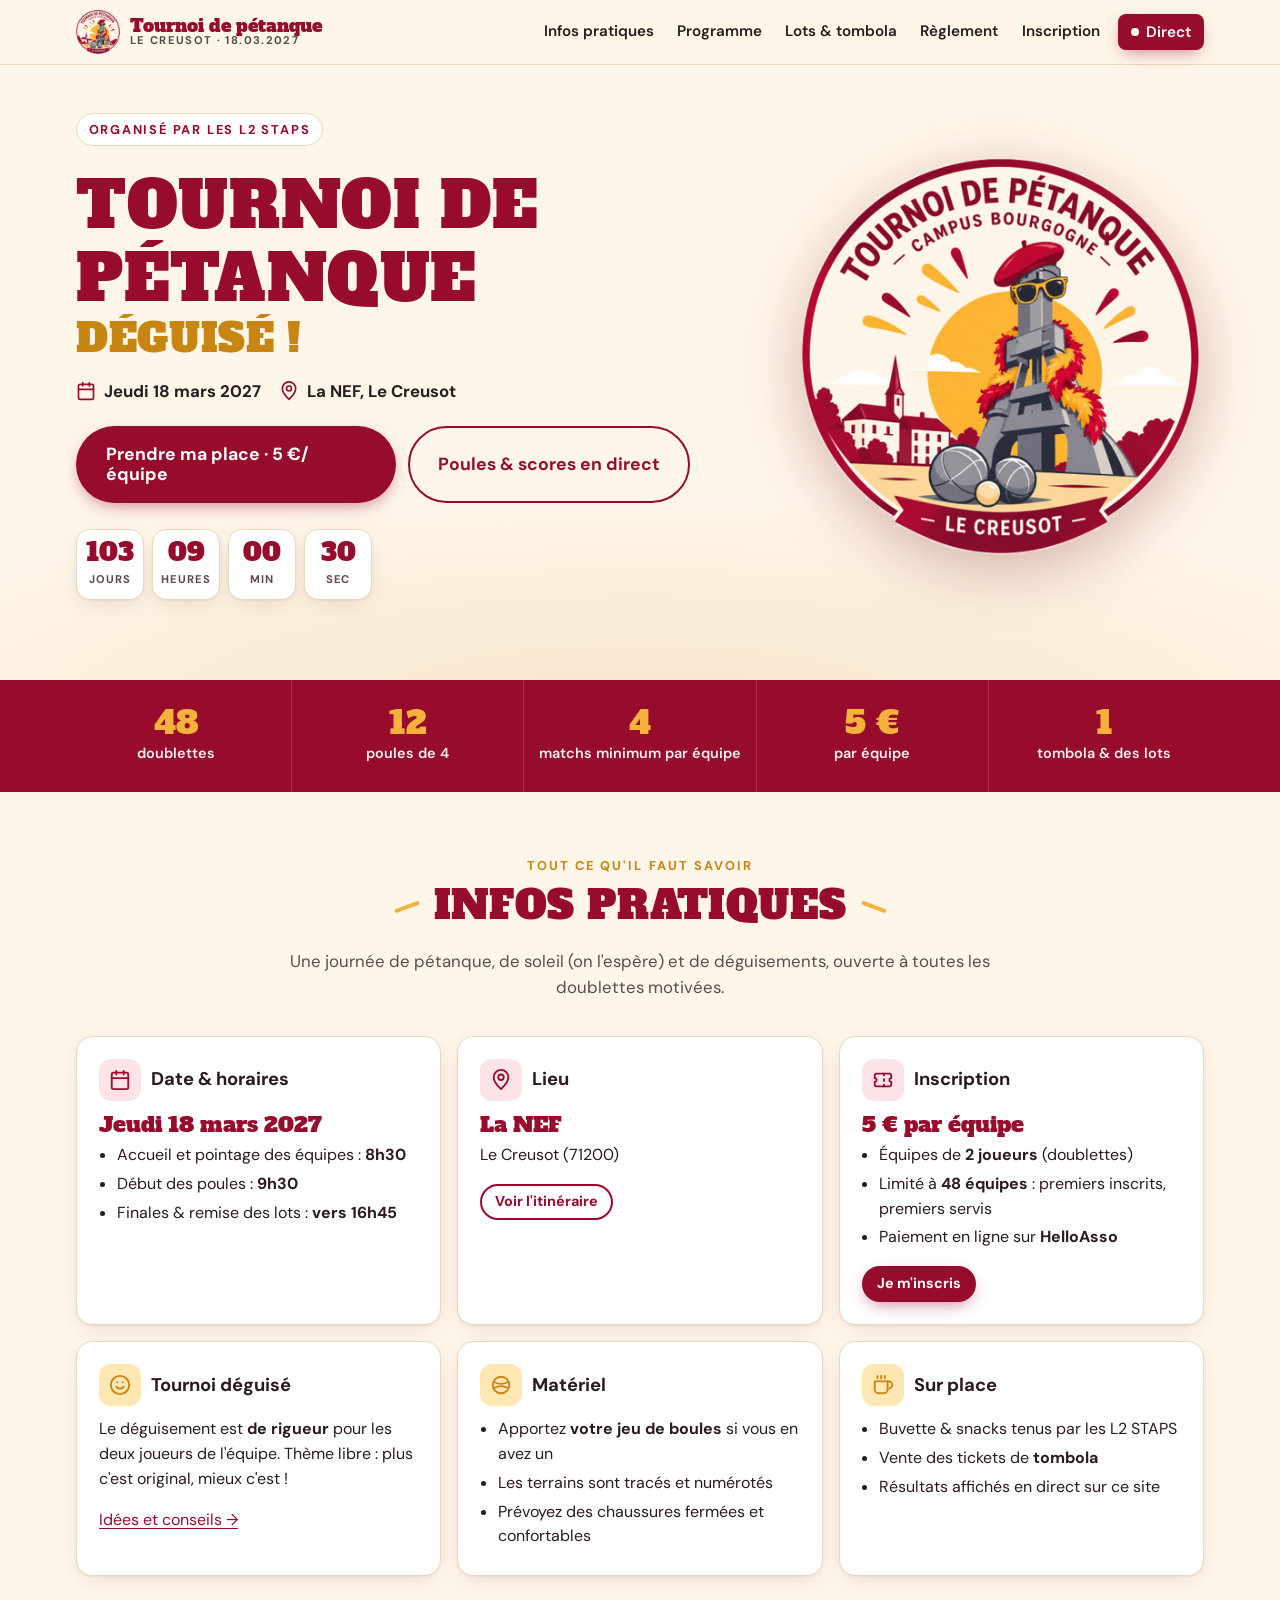
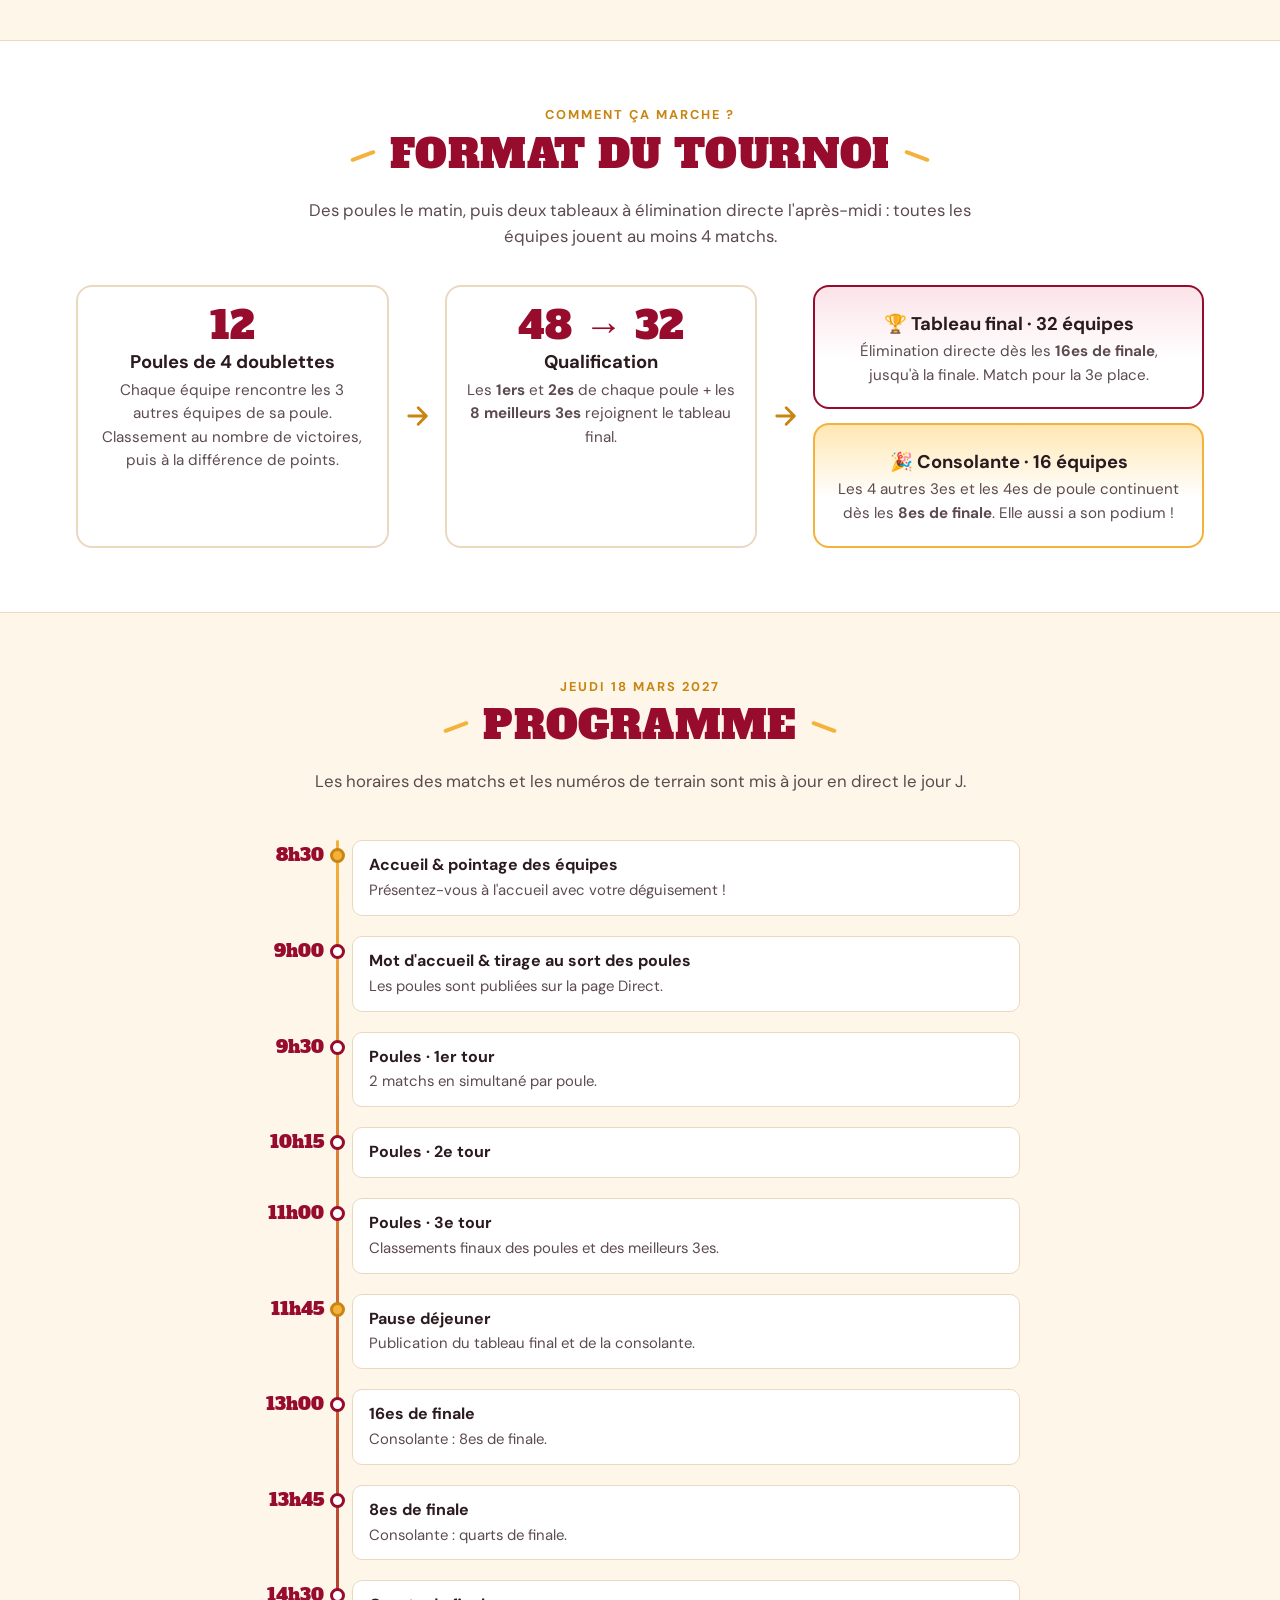
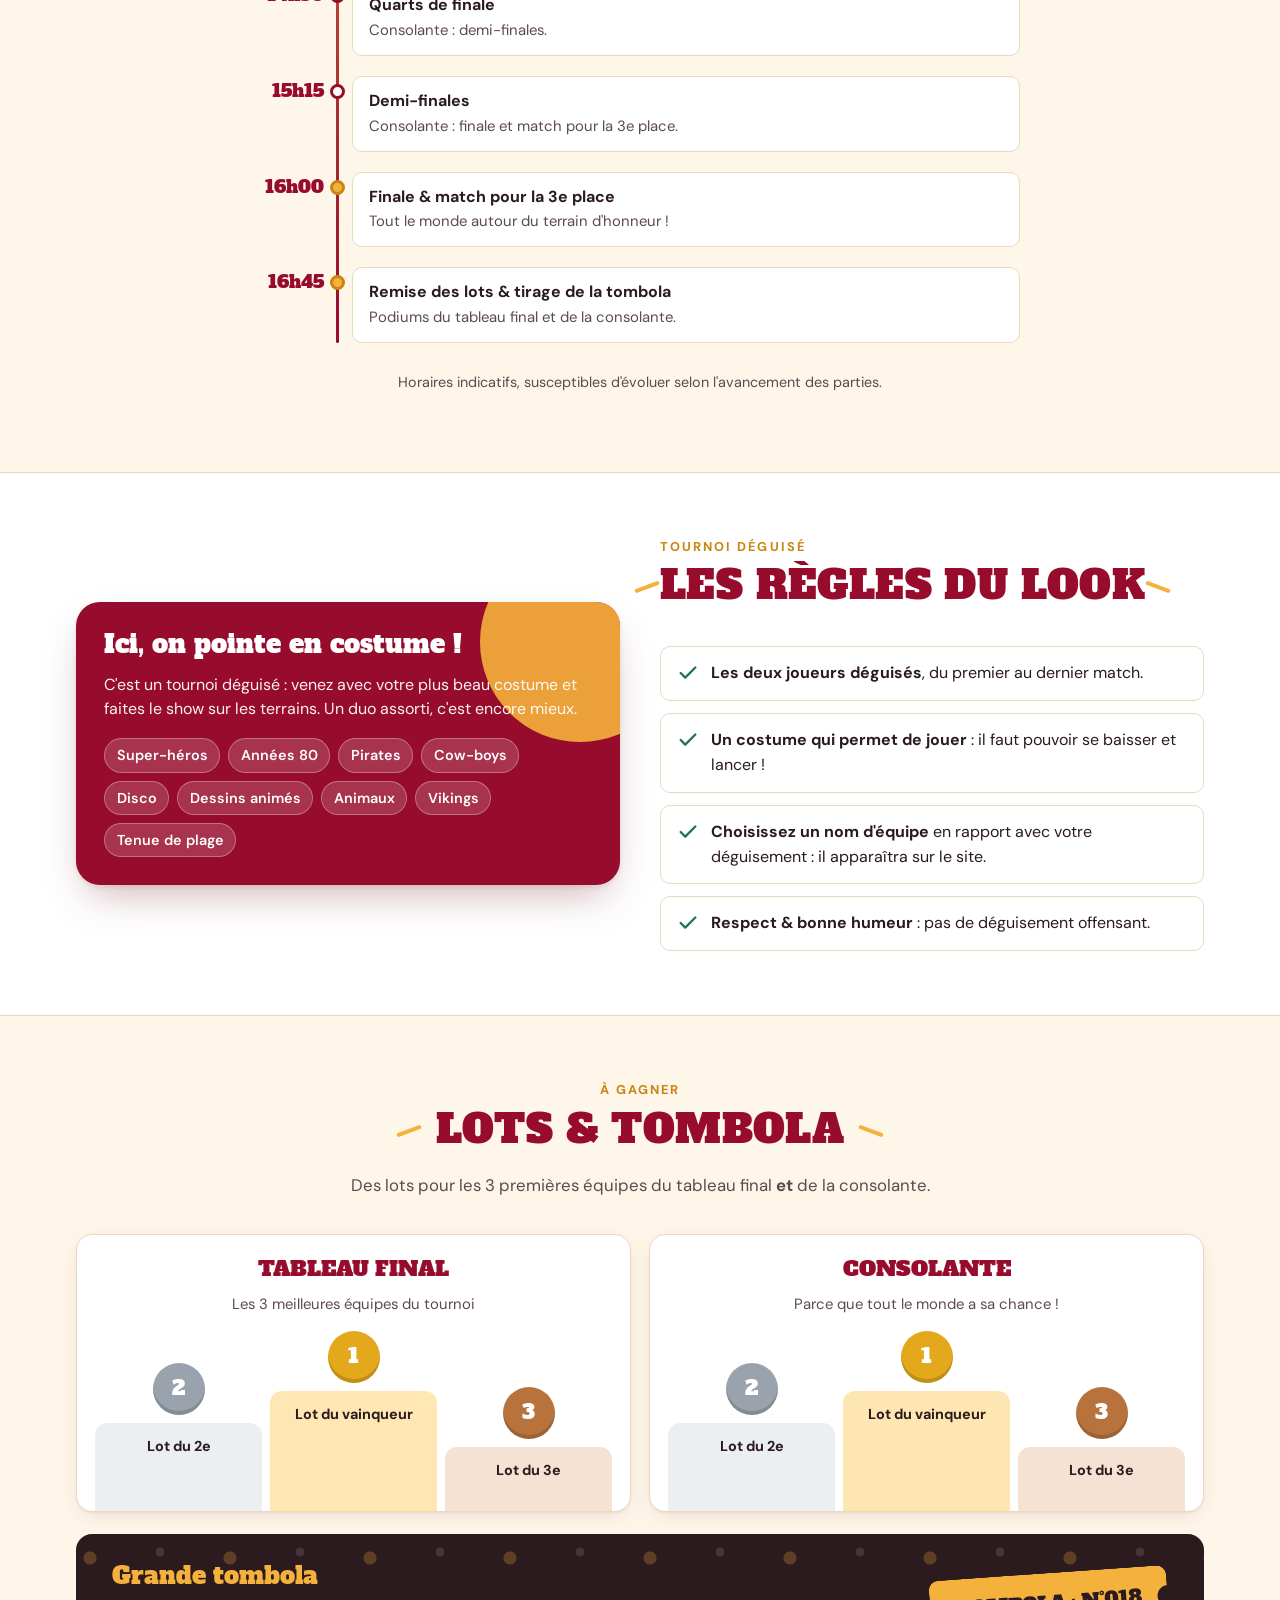
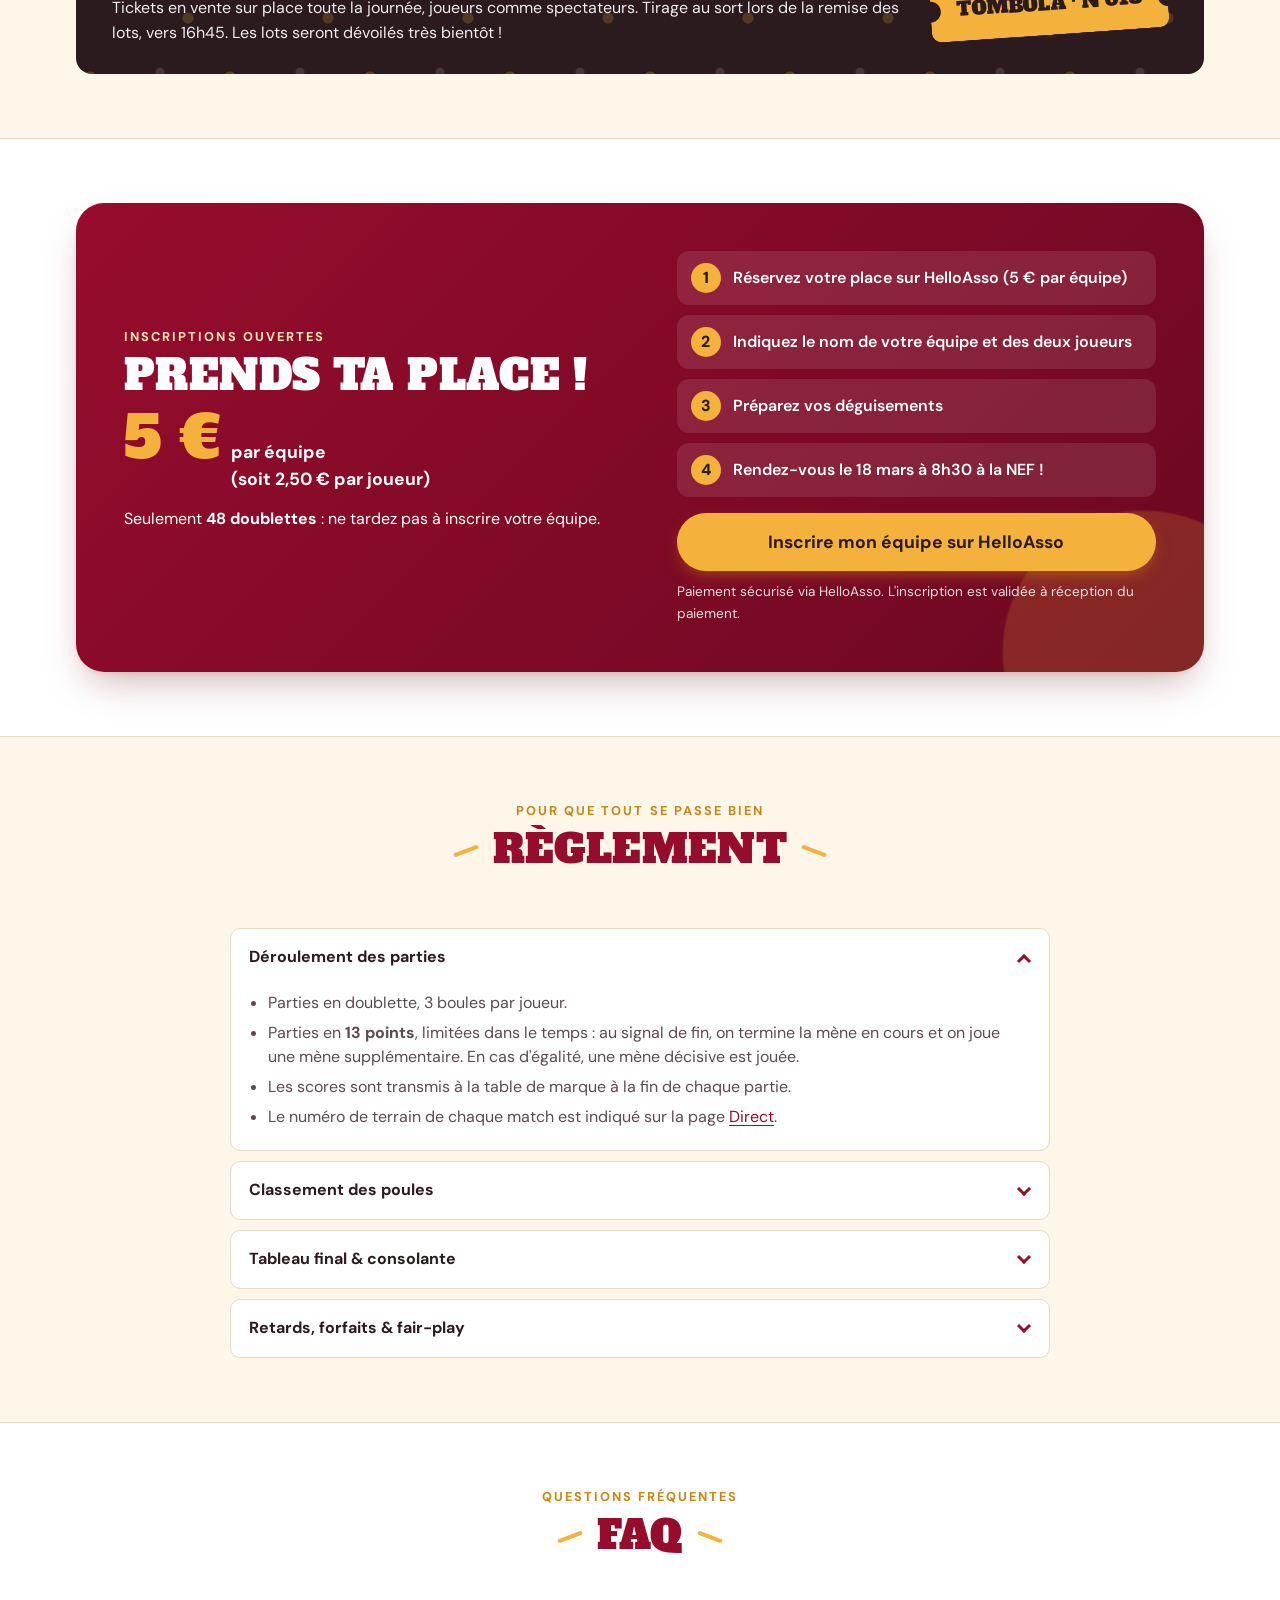
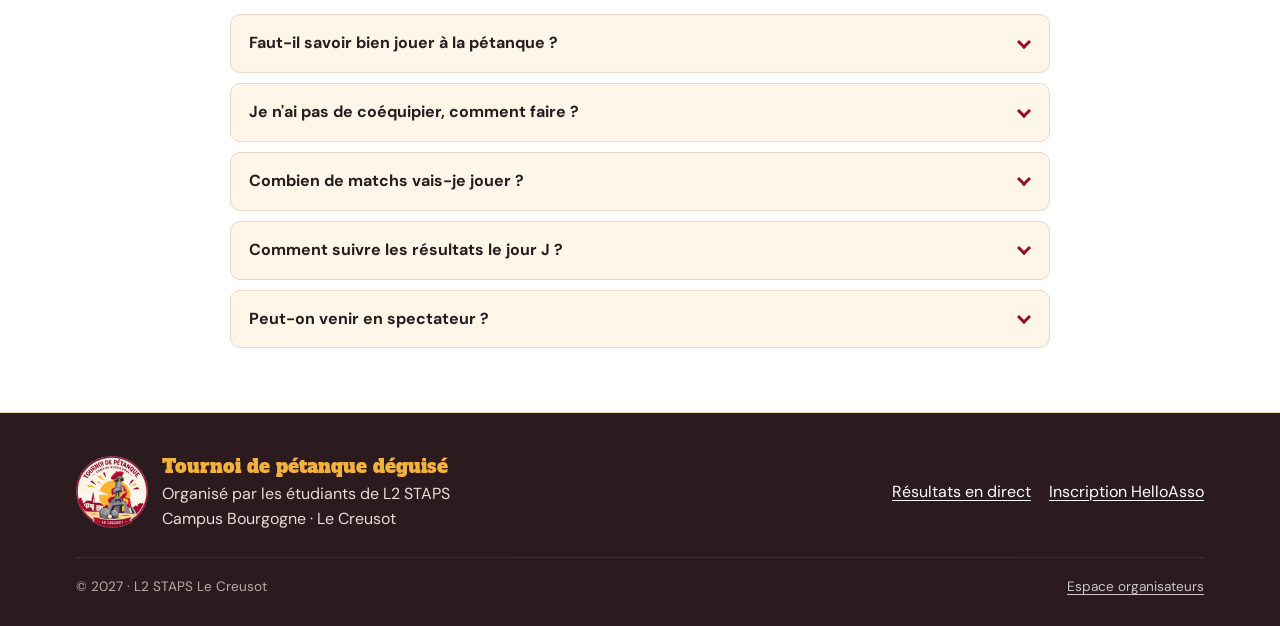
<file: index.html>
<!doctype html>
<html lang="fr">
<head>
  <meta charset="utf-8">
  <meta name="viewport" content="width=device-width, initial-scale=1">
  <title>Tournoi de pétanque déguisé · Le Creusot · 18 mars 2027</title>
  <meta name="description" content="Tournoi de pétanque déguisé organisé par les L2 STAPS : 48 doublettes, 12 poules, tableau final et consolante, tombola. Jeudi 18 mars 2027 à la NEF du Creusot. 5 € par équipe.">
  <meta name="theme-color" content="#970c2d">
  <meta property="og:title" content="Tournoi de pétanque déguisé — Le Creusot">
  <meta property="og:description" content="Jeudi 18 mars 2027 à la NEF du Creusot · 48 doublettes · 5 € par équipe · déguisement de rigueur !">
  <meta property="og:image" content="assets/logo.png">
  <meta property="og:type" content="website">
  <link rel="icon" type="image/png" href="assets/favicon-32.png">
  <link rel="apple-touch-icon" href="assets/apple-touch-icon.png">
  <link rel="preconnect" href="https://fonts.googleapis.com">
  <link rel="preconnect" href="https://fonts.gstatic.com" crossorigin>
  <link href="https://fonts.googleapis.com/css2?family=Alfa+Slab+One&family=DM+Sans:opsz,wght@9..40,400;9..40,500;9..40,600;9..40,700;9..40,800&display=swap" rel="stylesheet">
  <link rel="stylesheet" href="css/style.css">
</head>
<body>

<header class="site-header">
  <div class="wrap header-inner">
    <a class="brand" href="index.html">
      <img src="assets/logo.png" alt="" width="44" height="44">
      <span>Tournoi de pétanque<small>Le Creusot · 18.03.2027</small></span>
    </a>
    <nav class="nav" aria-label="Navigation principale">
      <a href="#infos">Infos pratiques</a>
      <a href="#programme">Programme</a>
      <a href="#lots">Lots &amp; tombola</a>
      <a href="#reglement">Règlement</a>
      <a href="#inscription">Inscription</a>
      <a class="btn btn-rouge btn-sm" href="direct.html"><span class="dot dot-live" style="background:#fff"></span> Direct</a>
    </nav>
    <a class="live-pill header-live" href="direct.html"><span class="dot dot-live"></span> Direct</a>
    <button class="menu-btn" type="button" aria-expanded="false" aria-controls="mobile-nav" aria-label="Ouvrir le menu">
      <svg viewBox="0 0 24 24" fill="none" stroke="currentColor" stroke-width="2.2" stroke-linecap="round"><path d="M3 6h18M3 12h18M3 18h18"/></svg>
    </button>
  </div>
  <nav class="mobile-nav" id="mobile-nav" aria-label="Navigation mobile">
    <a href="#infos">Infos pratiques</a>
    <a href="#format">Format du tournoi</a>
    <a href="#programme">Programme</a>
    <a href="#deguisement">Déguisement</a>
    <a href="#lots">Lots &amp; tombola</a>
    <a href="#reglement">Règlement</a>
    <a href="#faq">FAQ</a>
    <a class="btn btn-rouge" href="#inscription">Inscrire mon équipe · 5 €</a>
  </nav>
</header>

<main>

  <!-- ============================== HERO ============================== -->
  <section class="hero">
    <div class="wrap hero-grid">
      <div class="hero-logo">
        <img src="assets/logo.png" alt="Logo du tournoi de pétanque — Campus Bourgogne, Le Creusot" width="440" height="437">
      </div>
      <div class="hero-text">
        <span class="eyebrow">Organisé par les L2 STAPS</span>
        <h1>Tournoi de pétanque <em>déguisé&nbsp;!</em></h1>
        <p class="hero-meta">
          <span><svg viewBox="0 0 24 24" fill="none" stroke="currentColor" stroke-width="2" stroke-linecap="round" stroke-linejoin="round"><rect x="3" y="4" width="18" height="18" rx="2"/><path d="M16 2v4M8 2v4M3 10h18"/></svg> Jeudi 18 mars 2027</span>
          <span><svg viewBox="0 0 24 24" fill="none" stroke="currentColor" stroke-width="2" stroke-linecap="round" stroke-linejoin="round"><path d="M12 22s-8-7.5-8-13a8 8 0 0 1 16 0c0 5.5-8 13-8 13z"/><circle cx="12" cy="9" r="3"/></svg> La NEF, Le Creusot</span>
        </p>
        <div class="hero-cta">
          <a class="btn btn-rouge btn-lg" data-cfg-href="lienHelloAsso" href="#inscription" target="_blank" rel="noopener">Prendre ma place · 5 €/équipe</a>
          <a class="btn btn-ligne btn-lg" href="direct.html">Poules &amp; scores en direct</a>
        </div>
        <div class="countdown" id="countdown" aria-live="polite">
          <div><b data-cd="j">--</b><small>jours</small></div>
          <div><b data-cd="h">--</b><small>heures</small></div>
          <div><b data-cd="m">--</b><small>min</small></div>
          <div><b data-cd="s">--</b><small>sec</small></div>
        </div>
      </div>
    </div>
  </section>

  <!-- ============================ CHIFFRES ============================ -->
  <section class="chiffres" aria-label="Le tournoi en chiffres">
    <div class="wrap">
      <div class="chiffre"><b>48</b><span>doublettes</span></div>
      <div class="chiffre"><b>12</b><span>poules de 4</span></div>
      <div class="chiffre"><b>4</b><span>matchs minimum par équipe</span></div>
      <div class="chiffre"><b>5&nbsp;€</b><span>par équipe</span></div>
      <div class="chiffre"><b>1</b><span>tombola &amp; des lots</span></div>
    </div>
  </section>

  <!-- ========================= INFOS PRATIQUES ======================== -->
  <section class="section" id="infos">
    <div class="wrap">
      <div class="section-head">
        <span class="kicker">Tout ce qu'il faut savoir</span>
        <h2>Infos pratiques</h2>
        <p>Une journée de pétanque, de soleil (on l'espère) et de déguisements, ouverte à toutes les doublettes motivées.</p>
      </div>

      <div class="grid grid-3">
        <article class="card">
          <h3><span class="ico"><svg viewBox="0 0 24 24" fill="none" stroke="currentColor" stroke-width="2" stroke-linecap="round" stroke-linejoin="round"><rect x="3" y="4" width="18" height="18" rx="2"/><path d="M16 2v4M8 2v4M3 10h18"/></svg></span>Date &amp; horaires</h3>
          <p class="info-big">Jeudi 18 mars 2027</p>
          <ul>
            <li>Accueil et pointage des équipes : <b>8h30</b></li>
            <li>Début des poules : <b>9h30</b></li>
            <li>Finales &amp; remise des lots : <b>vers 16h45</b></li>
          </ul>
        </article>

        <article class="card">
          <h3><span class="ico"><svg viewBox="0 0 24 24" fill="none" stroke="currentColor" stroke-width="2" stroke-linecap="round" stroke-linejoin="round"><path d="M12 22s-8-7.5-8-13a8 8 0 0 1 16 0c0 5.5-8 13-8 13z"/><circle cx="12" cy="9" r="3"/></svg></span>Lieu</h3>
          <p class="info-big">La NEF</p>
          <p><span data-cfg-text="adresse" data-br></span>Le Creusot (71200)</p>
          <a class="btn btn-ligne btn-sm" data-cfg-href="lienCarte" href="#" target="_blank" rel="noopener">Voir l'itinéraire</a>
        </article>

        <article class="card">
          <h3><span class="ico"><svg viewBox="0 0 24 24" fill="none" stroke="currentColor" stroke-width="2" stroke-linecap="round" stroke-linejoin="round"><path d="M3 7a2 2 0 0 1 2-2h14a2 2 0 0 1 2 2v3a2 2 0 0 0 0 4v3a2 2 0 0 1-2 2H5a2 2 0 0 1-2-2v-3a2 2 0 0 0 0-4z"/><path d="M13 5v2M13 11v2M13 17v2"/></svg></span>Inscription</h3>
          <p class="info-big">5 € par équipe</p>
          <ul>
            <li>Équipes de <b>2 joueurs</b> (doublettes)</li>
            <li>Limité à <b>48 équipes</b> : premiers inscrits, premiers servis</li>
            <li>Paiement en ligne sur <b>HelloAsso</b></li>
          </ul>
          <a class="btn btn-rouge btn-sm" data-cfg-href="lienHelloAsso" href="#inscription" target="_blank" rel="noopener">Je m'inscris</a>
        </article>

        <article class="card">
          <h3><span class="ico ico-soleil"><svg viewBox="0 0 24 24" fill="none" stroke="currentColor" stroke-width="2" stroke-linecap="round" stroke-linejoin="round"><circle cx="12" cy="12" r="10"/><path d="M8 14s1.5 2 4 2 4-2 4-2M9 9h.01M15 9h.01"/></svg></span>Tournoi déguisé</h3>
          <p>Le déguisement est <b>de rigueur</b> pour les deux joueurs de l'équipe. Thème libre : plus c'est original, mieux c'est&nbsp;!</p>
          <a href="#deguisement">Idées et conseils →</a>
        </article>

        <article class="card">
          <h3><span class="ico ico-soleil"><svg viewBox="0 0 24 24" fill="none" stroke="currentColor" stroke-width="2" stroke-linecap="round" stroke-linejoin="round"><circle cx="12" cy="12" r="9"/><path d="M5 9c4 2 10 2 14 0M5 15c4-2 10-2 14 0"/></svg></span>Matériel</h3>
          <!-- À VÉRIFIER : matériel fourni ou non -->
          <ul>
            <li>Apportez <b>votre jeu de boules</b> si vous en avez un</li>
            <li>Les terrains sont tracés et numérotés</li>
            <li>Prévoyez des chaussures fermées et confortables</li>
          </ul>
        </article>

        <article class="card">
          <h3><span class="ico ico-soleil"><svg viewBox="0 0 24 24" fill="none" stroke="currentColor" stroke-width="2" stroke-linecap="round" stroke-linejoin="round"><path d="M17 8h1a4 4 0 0 1 0 8h-1"/><path d="M3 8h14v9a4 4 0 0 1-4 4H7a4 4 0 0 1-4-4z"/><path d="M6 2v3M10 2v3M14 2v3"/></svg></span>Sur place</h3>
          <!-- À VÉRIFIER : buvette / restauration -->
          <ul>
            <li>Buvette &amp; snacks tenus par les L2 STAPS</li>
            <li>Vente des tickets de <b>tombola</b></li>
            <li>Résultats affichés en direct sur ce site</li>
          </ul>
        </article>
      </div>
    </div>
  </section>

  <!-- ============================== FORMAT ============================ -->
  <section class="section section-alt" id="format">
    <div class="wrap">
      <div class="section-head">
        <span class="kicker">Comment ça marche ?</span>
        <h2>Format du tournoi</h2>
        <p>Des poules le matin, puis deux tableaux à élimination directe l'après-midi : toutes les équipes jouent au moins 4 matchs.</p>
      </div>

      <div class="format">
        <div class="etape">
          <div class="n">12</div>
          <h3>Poules de 4 doublettes</h3>
          <p>Chaque équipe rencontre les 3 autres équipes de sa poule. Classement au nombre de victoires, puis à la différence de points.</p>
        </div>
        <div class="fleche" aria-hidden="true"><svg viewBox="0 0 24 24" fill="none" stroke="currentColor" stroke-width="2.5" stroke-linecap="round" stroke-linejoin="round"><path d="M5 12h14M13 5l7 7-7 7"/></svg></div>
        <div class="etape">
          <div class="n">48 → 32</div>
          <h3>Qualification</h3>
          <p>Les <b>1ers</b> et <b>2es</b> de chaque poule + les <b>8 meilleurs 3es</b> rejoignent le tableau final.</p>
        </div>
        <div class="fleche" aria-hidden="true"><svg viewBox="0 0 24 24" fill="none" stroke="currentColor" stroke-width="2.5" stroke-linecap="round" stroke-linejoin="round"><path d="M5 12h14M13 5l7 7-7 7"/></svg></div>
        <div class="sorties">
          <div class="etape etape-principal">
            <h3>🏆 Tableau final · 32 équipes</h3>
            <p>Élimination directe dès les <b>16es de finale</b>, jusqu'à la finale. Match pour la 3e place.</p>
          </div>
          <div class="etape etape-conso">
            <h3>🎉 Consolante · 16 équipes</h3>
            <p>Les 4 autres 3es et les 4es de poule continuent dès les <b>8es de finale</b>. Elle aussi a son podium&nbsp;!</p>
          </div>
        </div>
      </div>
    </div>
  </section>

  <!-- ============================ PROGRAMME ========================== -->
  <section class="section" id="programme">
    <div class="wrap">
      <div class="section-head">
        <span class="kicker">Jeudi 18 mars 2027</span>
        <h2>Programme</h2>
        <p>Les horaires des matchs et les numéros de terrain sont mis à jour en direct le jour J.</p>
      </div>
      <!-- À VÉRIFIER : horaires indicatifs. Pensez aussi à mettre à jour js/config.js (horaires des tours). -->
      <ol class="timeline">
        <li class="temps-fort"><time>8h30</time><div class="tl-body"><b>Accueil &amp; pointage des équipes</b><span>Présentez-vous à l'accueil avec votre déguisement&nbsp;!</span></div></li>
        <li><time>9h00</time><div class="tl-body"><b>Mot d'accueil &amp; tirage au sort des poules</b><span>Les poules sont publiées sur la page Direct.</span></div></li>
        <li><time>9h30</time><div class="tl-body"><b>Poules · 1er tour</b><span>2 matchs en simultané par poule.</span></div></li>
        <li><time>10h15</time><div class="tl-body"><b>Poules · 2e tour</b></div></li>
        <li><time>11h00</time><div class="tl-body"><b>Poules · 3e tour</b><span>Classements finaux des poules et des meilleurs 3es.</span></div></li>
        <li class="temps-fort"><time>11h45</time><div class="tl-body"><b>Pause déjeuner</b><span>Publication du tableau final et de la consolante.</span></div></li>
        <li><time>13h00</time><div class="tl-body"><b>16es de finale</b><span>Consolante : 8es de finale.</span></div></li>
        <li><time>13h45</time><div class="tl-body"><b>8es de finale</b><span>Consolante : quarts de finale.</span></div></li>
        <li><time>14h30</time><div class="tl-body"><b>Quarts de finale</b><span>Consolante : demi-finales.</span></div></li>
        <li><time>15h15</time><div class="tl-body"><b>Demi-finales</b><span>Consolante : finale et match pour la 3e place.</span></div></li>
        <li class="temps-fort"><time>16h00</time><div class="tl-body"><b>Finale &amp; match pour la 3e place</b><span>Tout le monde autour du terrain d'honneur&nbsp;!</span></div></li>
        <li class="temps-fort"><time>16h45</time><div class="tl-body"><b>Remise des lots &amp; tirage de la tombola</b><span>Podiums du tableau final et de la consolante.</span></div></li>
      </ol>
      <p class="note">Horaires indicatifs, susceptibles d'évoluer selon l'avancement des parties.</p>
    </div>
  </section>

  <!-- =========================== DÉGUISEMENT ========================= -->
  <section class="section section-alt" id="deguisement">
    <div class="wrap deguise">
      <div class="deguise-visuel">
        <h3>Ici, on pointe en costume&nbsp;!</h3>
        <p>C'est un tournoi déguisé : venez avec votre plus beau costume et faites le show sur les terrains. Un duo assorti, c'est encore mieux.</p>
        <div class="tags">
          <span class="tag">Super-héros</span><span class="tag">Années 80</span><span class="tag">Pirates</span>
          <span class="tag">Cow-boys</span><span class="tag">Disco</span><span class="tag">Dessins animés</span>
          <span class="tag">Animaux</span><span class="tag">Vikings</span><span class="tag">Tenue de plage</span>
        </div>
      </div>
      <div>
        <div class="section-head" style="text-align:left;margin:0 0 18px">
          <span class="kicker">Tournoi déguisé</span>
          <h2 style="padding:0">Les règles du look</h2>
        </div>
        <ul class="checklist">
          <li><svg viewBox="0 0 24 24" fill="none" stroke="currentColor" stroke-width="2.5" stroke-linecap="round" stroke-linejoin="round"><path d="M20 6 9 17l-5-5"/></svg><span><b>Les deux joueurs déguisés</b>, du premier au dernier match.</span></li>
          <li><svg viewBox="0 0 24 24" fill="none" stroke="currentColor" stroke-width="2.5" stroke-linecap="round" stroke-linejoin="round"><path d="M20 6 9 17l-5-5"/></svg><span><b>Un costume qui permet de jouer</b> : il faut pouvoir se baisser et lancer&nbsp;!</span></li>
          <li><svg viewBox="0 0 24 24" fill="none" stroke="currentColor" stroke-width="2.5" stroke-linecap="round" stroke-linejoin="round"><path d="M20 6 9 17l-5-5"/></svg><span><b>Choisissez un nom d'équipe</b> en rapport avec votre déguisement : il apparaîtra sur le site.</span></li>
          <li><svg viewBox="0 0 24 24" fill="none" stroke="currentColor" stroke-width="2.5" stroke-linecap="round" stroke-linejoin="round"><path d="M20 6 9 17l-5-5"/></svg><span><b>Respect &amp; bonne humeur</b> : pas de déguisement offensant.</span></li>
        </ul>
      </div>
    </div>
  </section>

  <!-- ========================== LOTS & TOMBOLA ======================== -->
  <section class="section" id="lots">
    <div class="wrap">
      <div class="section-head">
        <span class="kicker">À gagner</span>
        <h2>Lots &amp; tombola</h2>
        <p>Des lots pour les 3 premières équipes du tableau final <b>et</b> de la consolante.</p>
      </div>

      <div class="podium-wrap">
        <div class="podium-card">
          <h3>Tableau final</h3>
          <p>Les 3 meilleures équipes du tournoi</p>
          <div class="podium">
            <div class="marche m2"><div class="medaille">2</div><div class="bloc">Lot du 2e</div></div>
            <div class="marche m1"><div class="medaille">1</div><div class="bloc">Lot du vainqueur</div></div>
            <div class="marche m3"><div class="medaille">3</div><div class="bloc">Lot du 3e</div></div>
          </div>
        </div>
        <div class="podium-card conso">
          <h3>Consolante</h3>
          <p>Parce que tout le monde a sa chance&nbsp;!</p>
          <div class="podium">
            <div class="marche m2"><div class="medaille">2</div><div class="bloc">Lot du 2e</div></div>
            <div class="marche m1"><div class="medaille">1</div><div class="bloc">Lot du vainqueur</div></div>
            <div class="marche m3"><div class="medaille">3</div><div class="bloc">Lot du 3e</div></div>
          </div>
        </div>
      </div>

      <div class="tombola">
        <div>
          <h3>Grande tombola</h3>
          <!-- À VÉRIFIER : prix du ticket et lots de la tombola -->
          <p>Tickets en vente sur place toute la journée, joueurs comme spectateurs. Tirage au sort lors de la remise des lots, vers 16h45. Les lots seront dévoilés très bientôt&nbsp;!</p>
        </div>
        <div class="ticket" aria-hidden="true">TOMBOLA · N°018</div>
      </div>
    </div>
  </section>

  <!-- ============================ INSCRIPTION ========================= -->
  <section class="section section-alt" id="inscription">
    <div class="wrap">
      <div class="inscription">
        <div>
          <span class="kicker" style="color:var(--soleil-clair)">Inscriptions ouvertes</span>
          <h2>Prends ta place&nbsp;!</h2>
          <div class="prix"><b>5&nbsp;€</b><span>par équipe<br>(soit 2,50 € par joueur)</span></div>
          <p>Seulement <b>48 doublettes</b> : ne tardez pas à inscrire votre équipe.</p>
        </div>
        <div>
          <ol class="steps">
            <li>Réservez votre place sur HelloAsso (5 € par équipe)</li>
            <li>Indiquez le nom de votre équipe et des deux joueurs</li>
            <li>Préparez vos déguisements</li>
            <li>Rendez-vous le 18 mars à 8h30 à la NEF&nbsp;!</li>
          </ol>
          <p style="margin:16px 0 0"><a class="btn btn-soleil btn-lg" data-cfg-href="lienHelloAsso" href="#" target="_blank" rel="noopener">Inscrire mon équipe sur HelloAsso</a></p>
          <p class="helloasso-note">Paiement sécurisé via HelloAsso. L'inscription est validée à réception du paiement.</p>
        </div>
      </div>
    </div>
  </section>

  <!-- ============================= RÈGLEMENT ========================== -->
  <section class="section" id="reglement">
    <div class="wrap">
      <div class="section-head">
        <span class="kicker">Pour que tout se passe bien</span>
        <h2>Règlement</h2>
      </div>
      <!-- À VÉRIFIER : adaptez ces règles à votre organisation -->
      <div class="accordeon">
        <details open>
          <summary>Déroulement des parties</summary>
          <div class="acc-body"><ul>
            <li>Parties en doublette, 3 boules par joueur.</li>
            <li>Parties en <b>13 points</b>, limitées dans le temps : au signal de fin, on termine la mène en cours et on joue une mène supplémentaire. En cas d'égalité, une mène décisive est jouée.</li>
            <li>Les scores sont transmis à la table de marque à la fin de chaque partie.</li>
            <li>Le numéro de terrain de chaque match est indiqué sur la page <a href="direct.html">Direct</a>.</li>
          </ul></div>
        </details>
        <details>
          <summary>Classement des poules</summary>
          <div class="acc-body"><ul>
            <li>Chaque équipe joue 3 matchs (une rencontre contre chaque équipe de sa poule).</li>
            <li>Classement : 1) nombre de victoires, 2) différence de points (points marqués − points encaissés), 3) points marqués, 4) confrontation directe.</li>
            <li>Les 3es de poule sont départagés entre eux selon les mêmes critères : les 8 meilleurs vont dans le tableau final.</li>
          </ul></div>
        </details>
        <details>
          <summary>Tableau final &amp; consolante</summary>
          <div class="acc-body"><ul>
            <li><b>Tableau final</b> (32 équipes) : 12 premiers, 12 deuxièmes et les 8 meilleurs troisièmes. Élimination directe à partir des 16es de finale.</li>
            <li><b>Consolante</b> (16 équipes) : les 4 autres troisièmes et les 12 quatrièmes. Élimination directe à partir des 8es de finale.</li>
            <li>Le placement dans les tableaux suit le classement des poules : les meilleures équipes sont séparées et deux équipes d'une même poule ne se rencontrent pas au premier tour.</li>
            <li>Un match pour la 3e place est joué dans chaque tableau.</li>
          </ul></div>
        </details>
        <details>
          <summary>Retards, forfaits &amp; fair-play</summary>
          <div class="acc-body"><ul>
            <li>Toute équipe absente 15 minutes après l'appel de son match pourra être déclarée forfait (score 13-0).</li>
            <li>Les décisions des organisateurs sont sans appel.</li>
            <li>Bonne humeur obligatoire : on est là pour s'amuser&nbsp;!</li>
          </ul></div>
        </details>
      </div>
    </div>
  </section>

  <!-- ================================ FAQ ============================= -->
  <section class="section section-alt" id="faq">
    <div class="wrap">
      <div class="section-head">
        <span class="kicker">Questions fréquentes</span>
        <h2>FAQ</h2>
      </div>
      <div class="accordeon">
        <details>
          <summary>Faut-il savoir bien jouer à la pétanque&nbsp;?</summary>
          <div class="acc-body">Pas du tout&nbsp;! Le tournoi est avant tout festif. Débutants et pointeurs confirmés sont les bienvenus, et la consolante permet à tout le monde de jouer jusqu'en fin de journée.</div>
        </details>
        <details>
          <summary>Je n'ai pas de coéquipier, comment faire&nbsp;?</summary>
          <div class="acc-body">Les inscriptions se font par doublette. Contactez-nous et on essaiera de vous trouver un ou une partenaire.</div>
        </details>
        <details>
          <summary>Combien de matchs vais-je jouer&nbsp;?</summary>
          <div class="acc-body">Au minimum 4 : les 3 matchs de poule, puis au moins un match dans le tableau final ou la consolante. Les finalistes en jouent 8.</div>
        </details>
        <details>
          <summary>Comment suivre les résultats le jour J&nbsp;?</summary>
          <div class="acc-body">Sur la page <a href="direct.html">Direct</a> : poules, classements, tableau final, consolante, horaires, terrains et scores en temps réel. Sélectionnez votre équipe pour voir directement votre prochain match.</div>
        </details>
        <details>
          <summary>Peut-on venir en spectateur&nbsp;?</summary>
          <div class="acc-body">Bien sûr&nbsp;! Venez encourager vos amis… et tenter votre chance à la tombola.</div>
        </details>
      </div>
    </div>
  </section>

</main>

<footer class="site-footer">
  <div class="wrap">
    <div class="footer-grid">
      <div class="footer-brand">
        <img src="assets/logo.png" alt="" width="72" height="72">
        <div>
          <b>Tournoi de pétanque déguisé</b>
          Organisé par les étudiants de L2 STAPS<br>Campus Bourgogne · Le Creusot
        </div>
      </div>
      <div class="footer-links">
        <a href="direct.html">Résultats en direct</a>
        <a data-cfg-href="lienHelloAsso" href="#" target="_blank" rel="noopener">Inscription HelloAsso</a>
        <a data-cfg-href="instagram" data-hide-empty href="#" target="_blank" rel="noopener">Instagram</a>
        <a data-cfg-href="email" data-mailto data-hide-empty href="#">Nous contacter</a>
      </div>
    </div>
    <div class="footer-bas">
      <span>© 2027 · L2 STAPS Le Creusot</span>
      <a href="admin.html">Espace organisateurs</a>
    </div>
  </div>
</footer>

<script src="js/config.js"></script>
<script src="js/common.js"></script>
<script src="js/home.js"></script>
</body>
</html>
</file>
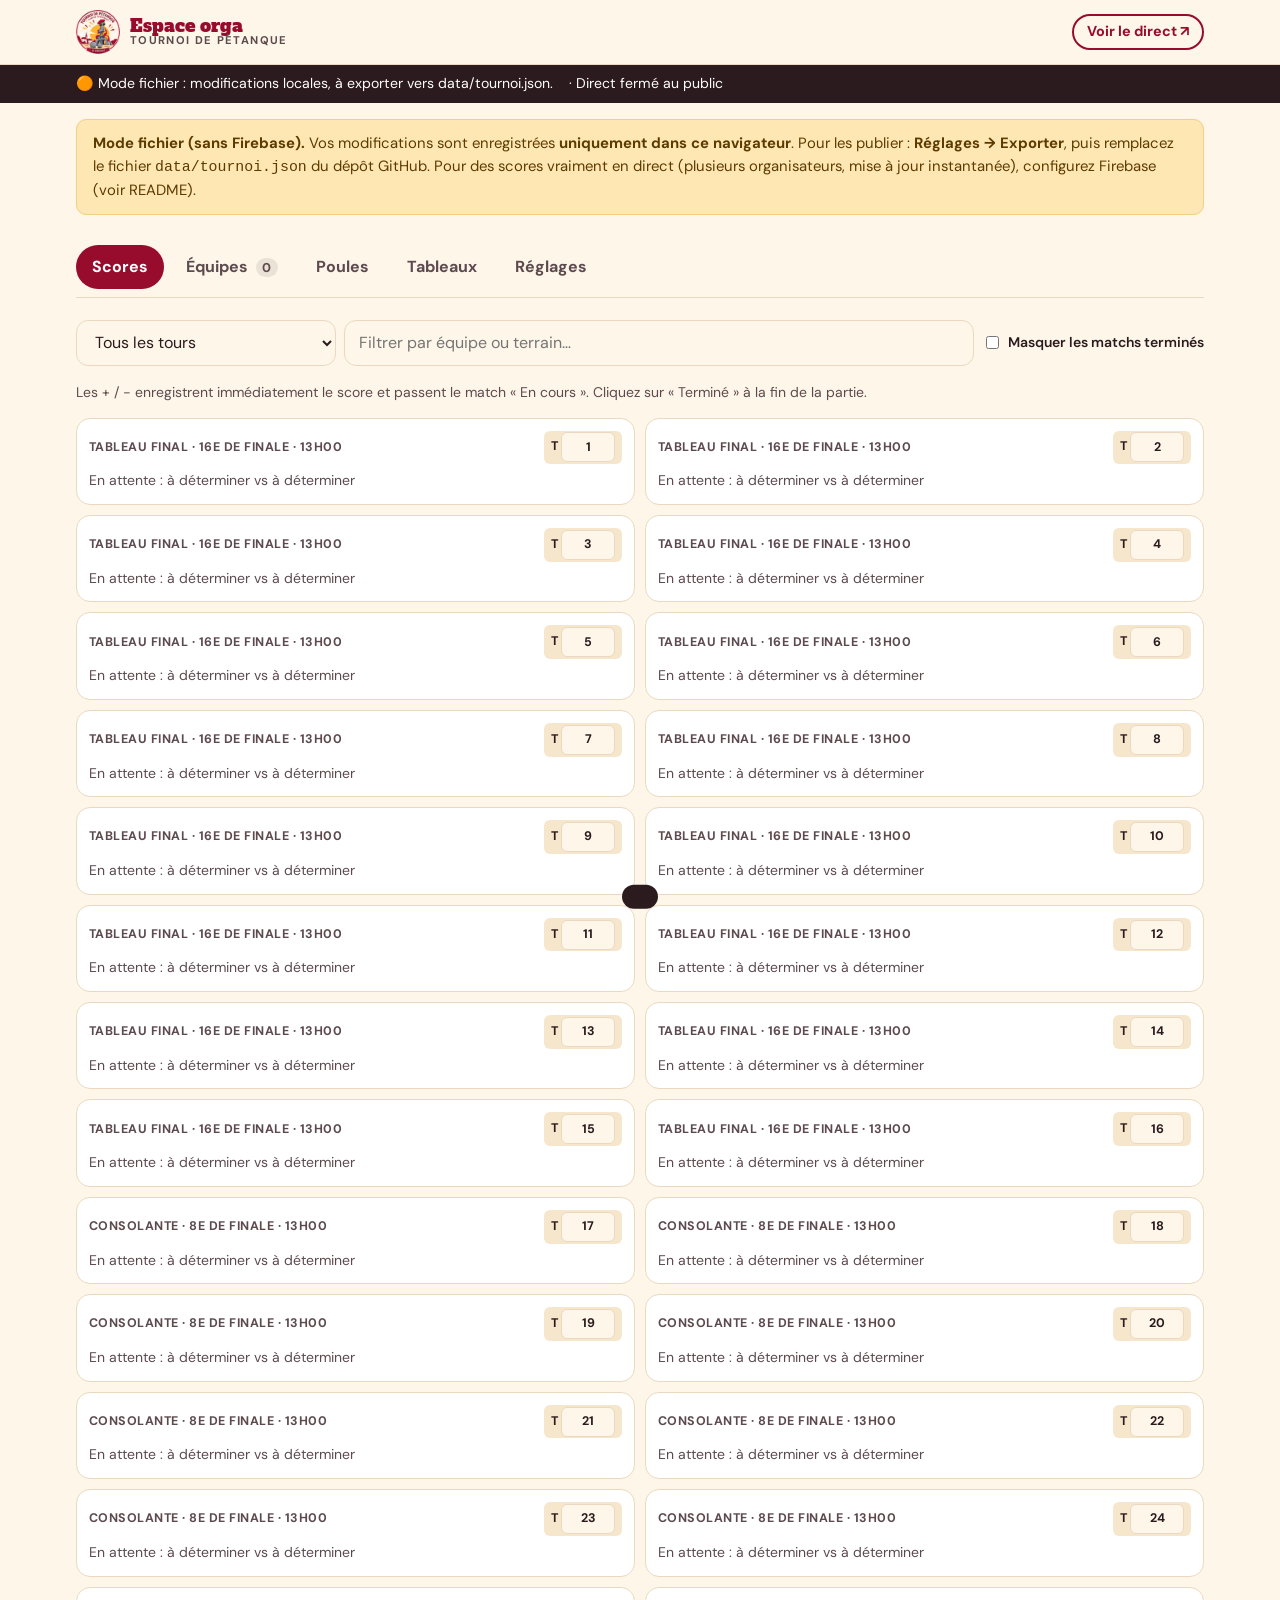
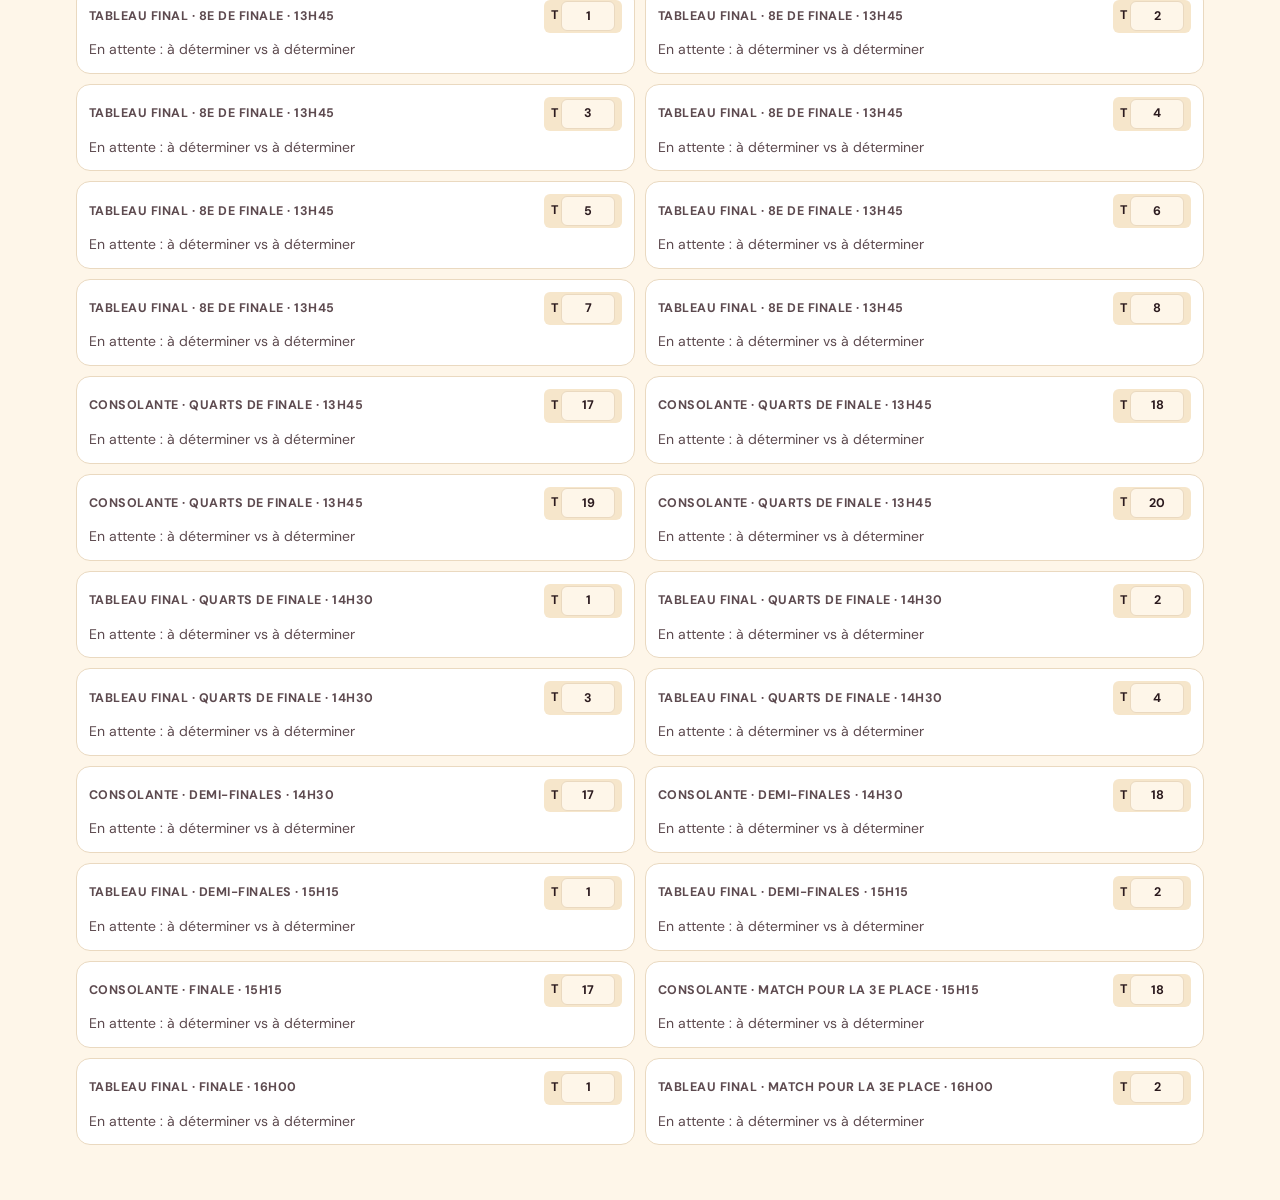
<file: admin.html>
<!doctype html>
<html lang="fr">
<head>
  <meta charset="utf-8">
  <meta name="viewport" content="width=device-width, initial-scale=1">
  <meta name="robots" content="noindex, nofollow">
  <title>Espace organisateurs · Tournoi de pétanque</title>
  <meta name="theme-color" content="#2b1a1e">
  <link rel="icon" type="image/png" href="assets/favicon-32.png">
  <link rel="preconnect" href="https://fonts.googleapis.com">
  <link rel="preconnect" href="https://fonts.gstatic.com" crossorigin>
  <link href="https://fonts.googleapis.com/css2?family=Alfa+Slab+One&family=DM+Sans:opsz,wght@9..40,400;9..40,500;9..40,600;9..40,700;9..40,800&display=swap" rel="stylesheet">
  <link rel="stylesheet" href="css/style.css">
</head>
<body>

<header class="site-header">
  <div class="wrap header-inner">
    <a class="brand" href="index.html">
      <img src="assets/logo.png" alt="" width="44" height="44">
      <span>Espace orga<small>Tournoi de pétanque</small></span>
    </a>
    <a class="btn btn-ligne btn-sm" href="direct.html" target="_blank" rel="noopener">Voir le direct ↗</a>
  </div>
</header>

<div class="admin-bar">
  <div class="wrap">
    <span id="mode-info">Chargement…</span>
    <span id="public-info"></span>
    <span id="user-info" style="margin-left:auto"></span>
    <button class="btn btn-sm btn-blanc hidden" id="logout" type="button">Se déconnecter</button>
  </div>
</div>

<main class="wrap">

  <!-- Connexion (mode Firebase) -->
  <section class="login card hidden" id="login">
    <h1 style="font-size:1.6rem;color:var(--rouge)">Connexion organisateurs</h1>
    <p class="muted">Utilisez le compte créé dans Firebase (voir README).</p>
    <form id="login-form">
      <div class="form-row"><label for="email">E-mail</label><input class="input" id="email" type="email" autocomplete="username" required></div>
      <div class="form-row"><label for="pw">Mot de passe</label><input class="input" id="pw" type="password" autocomplete="current-password" required></div>
      <button class="btn btn-rouge" type="submit" style="width:100%">Se connecter</button>
      <p class="alerte alerte-err hidden" id="login-err"></p>
    </form>
  </section>

  <div id="app" class="hidden">
    <div class="alerte alerte-warn hidden" id="local-warn">
      <b>Mode fichier (sans Firebase).</b> Vos modifications sont enregistrées <b>uniquement dans ce navigateur</b>.
      Pour les publier : <b>Réglages → Exporter</b>, puis remplacez le fichier <code>data/tournoi.json</code> du dépôt GitHub.
      Pour des scores vraiment en direct (plusieurs organisateurs, mise à jour instantanée), configurez Firebase (voir README).
    </div>

    <div class="tabs" style="top:64px">
      <div class="tabs-inner" role="tablist">
        <button class="tab" role="tab" data-tab="scores" aria-selected="true">Scores</button>
        <button class="tab" role="tab" data-tab="equipes" aria-selected="false">Équipes <span class="count" id="nb-equipes">0</span></button>
        <button class="tab" role="tab" data-tab="poules" aria-selected="false">Poules</button>
        <button class="tab" role="tab" data-tab="tableaux" aria-selected="false">Tableaux</button>
        <button class="tab" role="tab" data-tab="reglages" aria-selected="false">Réglages</button>
      </div>
    </div>

    <!-- SCORES -->
    <section class="panel" id="panel-scores">
      <div class="toolbar">
        <select class="select" id="f-creneau" style="max-width:260px" aria-label="Tour"></select>
        <input class="input grow" type="search" id="f-texte" placeholder="Filtrer par équipe ou terrain…" aria-label="Filtrer">
        <label class="small" style="display:flex;gap:6px;align-items:center;font-weight:600"><input type="checkbox" id="f-masquer"> Masquer les matchs terminés</label>
      </div>
      <p class="muted small">Les + / − enregistrent immédiatement le score et passent le match « En cours ». Cliquez sur « Terminé » à la fin de la partie.</p>
      <div class="score-list" id="score-list"></div>
    </section>

    <!-- ÉQUIPES -->
    <section class="panel hidden" id="panel-equipes">
      <div class="card" style="margin-bottom:16px">
        <h3>Importer une liste d'équipes</h3>
        <p class="muted small">Une équipe par ligne : <code>Nom de l'équipe ; Joueur 1 ; Joueur 2 ; Déguisement</code>. Séparateurs acceptés : point-virgule, virgule ou tabulation (copier-coller depuis Excel / export HelloAsso).</p>
        <textarea class="input" id="import-texte" placeholder="Les Boules à Facettes ; Léa ; Tom ; Disco&#10;Les Pirates du Rond ; Inès ; Hugo ; Pirates"></textarea>
        <div class="toolbar" style="margin:10px 0 0">
          <button class="btn btn-rouge btn-sm" id="import-btn" type="button">Ajouter ces équipes</button>
          <button class="btn btn-ligne btn-sm" id="ajout-btn" type="button">+ Ajouter une équipe vide</button>
        </div>
      </div>
      <div class="table-scroll">
        <table class="admin-table">
          <thead><tr><th>#</th><th>Nom de l'équipe</th><th>Joueur 1</th><th>Joueur 2</th><th>Déguisement</th><th>Poule</th><th></th></tr></thead>
          <tbody id="equipes-body"></tbody>
        </table>
      </div>
    </section>

    <!-- POULES -->
    <section class="panel hidden" id="panel-poules">
      <div class="toolbar">
        <button class="btn btn-rouge btn-sm" id="tirage-btn" type="button">🎲 Tirage au sort automatique</button>
        <button class="btn btn-ligne btn-sm" id="vider-poules-btn" type="button">Vider les poules</button>
        <span class="muted small" id="poules-info"></span>
      </div>
      <p class="muted small">Choisir une équipe déjà placée l'échange avec l'équipe actuelle de la case. Attention : modifier une poule dont les matchs ont commencé fausse les scores déjà saisis.</p>
      <div class="poules-admin" id="poules-admin"></div>
    </section>

    <!-- TABLEAUX -->
    <section class="panel hidden" id="panel-tableaux">
      <div class="card" style="margin-bottom:16px">
        <h3>Générer les tableaux</h3>
        <p id="qualif-info" class="muted"></p>
        <div class="toolbar" style="margin:0">
          <button class="btn btn-rouge btn-sm" id="generer-btn" type="button">Générer le tableau final et la consolante</button>
          <button class="btn btn-ligne btn-sm" id="vider-tableaux-btn" type="button">Vider les tableaux</button>
        </div>
        <p class="muted small" style="margin:10px 0 0">Placement automatique selon le classement des poules (1ers, puis 2es, puis meilleurs 3es), en évitant que deux équipes d'une même poule se rencontrent au 1er tour. Vous pouvez ensuite ajuster chaque match à la main ci-dessous (les cases orange signalent deux équipes de la même poule).</p>
      </div>
      <div class="grid grid-2">
        <div><h2 style="font-size:1.3rem;color:var(--rouge)">Tableau final · 16es</h2><div class="bracket-admin" id="ba-principal"></div></div>
        <div><h2 style="font-size:1.3rem;color:var(--rouge)">Consolante · 8es</h2><div class="bracket-admin" id="ba-consolante"></div></div>
      </div>
    </section>

    <!-- RÉGLAGES -->
    <section class="panel hidden" id="panel-reglages">
      <div class="grid grid-2">
        <div class="card">
          <h3>Visibilité du direct</h3>
          <label style="display:flex;gap:10px;align-items:center;font-weight:700"><input type="checkbox" id="public-check" style="width:22px;height:22px"> Ouvrir la page Direct au public</label>
          <p class="muted small" style="margin-top:8px">Tant que c'est décoché, la page Direct affiche « Rendez-vous le 18 mars ». Cochez-le une fois les poules tirées.</p>
        </div>
        <div class="card">
          <h3>Annonce</h3>
          <textarea class="input" id="annonce-texte" style="min-height:80px;font-family:inherit" placeholder="Ex : Les 16es de finale commencent à 13h15 !"></textarea>
          <div class="toolbar" style="margin:10px 0 0">
            <button class="btn btn-rouge btn-sm" id="annonce-btn" type="button">Publier l'annonce</button>
            <button class="btn btn-ligne btn-sm" id="annonce-effacer" type="button">Effacer</button>
          </div>
        </div>
        <div class="card" style="grid-column:1/-1">
          <h3>Horaires des tours</h3>
          <p class="muted small">Modifiez un horaire en cas de retard : il est mis à jour pour tous les matchs du tour.</p>
          <div class="slot-grid" id="horaires"></div>
        </div>
        <div class="card" style="grid-column:1/-1">
          <h3>Données</h3>
          <div class="toolbar" style="margin:0">
            <button class="btn btn-ligne btn-sm" id="export-btn" type="button">⬇ Exporter (tournoi.json)</button>
            <label class="btn btn-ligne btn-sm" style="cursor:pointer">⬆ Importer un fichier<input type="file" id="import-file" accept="application/json,.json" class="sr-only"></label>
            <button class="btn btn-ligne btn-sm" id="demo-btn" type="button">Charger des données de démo</button>
            <button class="btn btn-ligne btn-sm hidden" id="fichier-btn" type="button">Recharger data/tournoi.json</button>
            <button class="btn btn-sm" id="reset-btn" type="button" style="background:var(--rouge-clair);color:var(--rouge)">Tout réinitialiser</button>
          </div>
        </div>
      </div>
    </section>
  </div>
</main>

<div class="toast" id="toast" role="status" aria-live="polite"></div>

<script src="js/config.js"></script>
<script src="js/tournament.js"></script>
<script src="js/store.js"></script>
<script src="js/admin.js"></script>
</body>
</html>
</file>
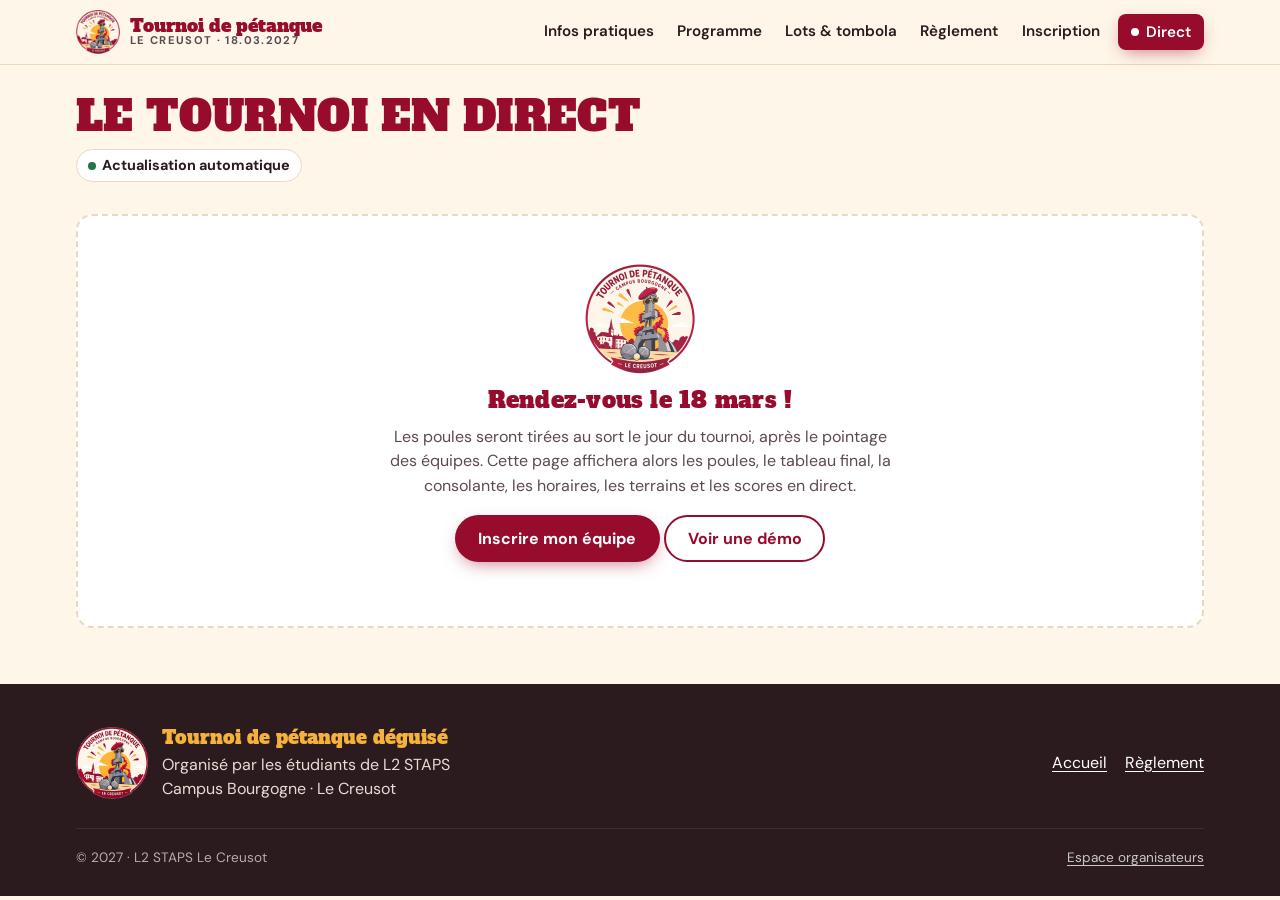
<file: direct.html>
<!doctype html>
<html lang="fr">
<head>
  <meta charset="utf-8">
  <meta name="viewport" content="width=device-width, initial-scale=1">
  <title>Direct · Tournoi de pétanque déguisé · Le Creusot</title>
  <meta name="description" content="Poules, tableau final, consolante, horaires, terrains et scores en direct du tournoi de pétanque déguisé du 18 mars 2027 à la NEF du Creusot.">
  <meta name="theme-color" content="#970c2d">
  <link rel="icon" type="image/png" href="assets/favicon-32.png">
  <link rel="apple-touch-icon" href="assets/apple-touch-icon.png">
  <link rel="preconnect" href="https://fonts.googleapis.com">
  <link rel="preconnect" href="https://fonts.gstatic.com" crossorigin>
  <link href="https://fonts.googleapis.com/css2?family=Alfa+Slab+One&family=DM+Sans:opsz,wght@9..40,400;9..40,500;9..40,600;9..40,700;9..40,800&display=swap" rel="stylesheet">
  <link rel="stylesheet" href="css/style.css">
</head>
<body>

<header class="site-header">
  <div class="wrap header-inner">
    <a class="brand" href="index.html">
      <img src="assets/logo.png" alt="" width="44" height="44">
      <span>Tournoi de pétanque<small>Le Creusot · 18.03.2027</small></span>
    </a>
    <nav class="nav" aria-label="Navigation principale">
      <a href="index.html#infos">Infos pratiques</a>
      <a href="index.html#programme">Programme</a>
      <a href="index.html#lots">Lots &amp; tombola</a>
      <a href="index.html#reglement">Règlement</a>
      <a href="index.html#inscription">Inscription</a>
      <a class="btn btn-rouge btn-sm" href="direct.html" aria-current="page"><span class="dot dot-live" style="background:#fff"></span> Direct</a>
    </nav>
    <button class="menu-btn" type="button" aria-expanded="false" aria-controls="mobile-nav" aria-label="Ouvrir le menu">
      <svg viewBox="0 0 24 24" fill="none" stroke="currentColor" stroke-width="2.2" stroke-linecap="round"><path d="M3 6h18M3 12h18M3 18h18"/></svg>
    </button>
  </div>
  <nav class="mobile-nav" id="mobile-nav" aria-label="Navigation mobile">
    <a href="index.html">Accueil</a>
    <a href="index.html#infos">Infos pratiques</a>
    <a href="index.html#programme">Programme de la journée</a>
    <a href="index.html#lots">Lots &amp; tombola</a>
    <a href="index.html#reglement">Règlement</a>
    <a class="btn btn-rouge" href="index.html#inscription">Inscrire mon équipe · 5 €</a>
  </nav>
</header>

<main>
  <div class="wrap direct-head">
    <h1>Le tournoi en direct</h1>
    <div class="statut-ligne">
      <span class="statut-badge" id="statut"><span class="dot"></span> Chargement…</span>
      <span id="maj"></span>
    </div>
    <div class="annonce hidden" id="annonce" role="status">
      <svg viewBox="0 0 24 24" fill="none" stroke="currentColor" stroke-width="2" stroke-linecap="round" stroke-linejoin="round"><path d="M3 11v2a1 1 0 0 0 1 1h3l5 4V6L7 10H4a1 1 0 0 0-1 1z"/><path d="M16 8a5 5 0 0 1 0 8"/></svg>
      <span id="annonce-texte"></span>
    </div>
  </div>

  <!-- Avant l'ouverture du direct -->
  <div class="wrap hidden" id="ferme">
    <div class="vide-etat" style="margin:24px 0 56px">
      <img src="assets/logo.png" alt="">
      <h2>Rendez-vous le 18 mars&nbsp;!</h2>
      <p>Les poules seront tirées au sort le jour du tournoi, après le pointage des équipes. Cette page affichera alors les poules, le tableau final, la consolante, les horaires, les terrains et les scores en direct.</p>
      <p><a class="btn btn-rouge" href="index.html#inscription">Inscrire mon équipe</a> <a class="btn btn-ligne" href="direct.html?demo">Voir une démo</a></p>
    </div>
  </div>

  <div id="ouvert" class="hidden">
    <div class="wrap">
      <div class="suivi">
        <label for="mon-equipe">⭐ Suivre mon équipe</label>
        <div class="suivi-row">
          <select class="select" id="mon-equipe"><option value="">Choisir une équipe…</option></select>
        </div>
        <div class="suivi-info" id="suivi-info"></div>
      </div>
    </div>

    <div class="tabs">
      <div class="wrap">
        <div class="tabs-inner" role="tablist" aria-label="Sections du direct">
          <button class="tab" role="tab" data-tab="programme" aria-selected="true">Programme</button>
          <button class="tab" role="tab" data-tab="poules" aria-selected="false">Poules</button>
          <button class="tab" role="tab" data-tab="tableau" aria-selected="false">Tableau final</button>
          <button class="tab" role="tab" data-tab="consolante" aria-selected="false">Consolante</button>
          <button class="tab" role="tab" data-tab="equipes" aria-selected="false">Équipes</button>
        </div>
      </div>
    </div>

    <div class="wrap">
      <section class="panel" id="panel-programme" role="tabpanel">
        <div class="filtres" id="filtres">
          <button class="chip" data-f="avenir" aria-pressed="true">En cours &amp; à venir</button>
          <button class="chip" data-f="live" aria-pressed="false"><span class="dot dot-live"></span> En cours</button>
          <button class="chip" data-f="fini" aria-pressed="false">Terminés</button>
          <button class="chip" data-f="tous" aria-pressed="false">Tous</button>
          <button class="chip hidden" data-f="moi" aria-pressed="false">⭐ Mon équipe</button>
        </div>
        <div id="programme-liste"></div>
      </section>

      <section class="panel hidden" id="panel-poules" role="tabpanel">
        <div class="legende">
          <span><span class="q q-p">TABLEAU</span> qualifiée pour le tableau final</span>
          <span><span class="q q-c">CONSO</span> qualifiée pour la consolante</span>
          <span>V : victoires · D : défaites · +/- : différence de points</span>
        </div>
        <div id="poules-liste"></div>
      </section>

      <section class="panel hidden" id="panel-tableau" role="tabpanel">
        <div id="tableau-liste"></div>
      </section>

      <section class="panel hidden" id="panel-consolante" role="tabpanel">
        <div id="consolante-liste"></div>
      </section>

      <section class="panel hidden" id="panel-equipes" role="tabpanel">
        <div class="toolbar">
          <input class="input grow" type="search" id="recherche" placeholder="Rechercher une équipe, un joueur, un déguisement…" aria-label="Rechercher une équipe">
        </div>
        <div id="equipes-liste"></div>
      </section>
    </div>
  </div>
</main>

<footer class="site-footer">
  <div class="wrap">
    <div class="footer-grid">
      <div class="footer-brand">
        <img src="assets/logo.png" alt="" width="72" height="72">
        <div>
          <b>Tournoi de pétanque déguisé</b>
          Organisé par les étudiants de L2 STAPS<br>Campus Bourgogne · Le Creusot
        </div>
      </div>
      <div class="footer-links">
        <a href="index.html">Accueil</a>
        <a href="index.html#reglement">Règlement</a>
        <a data-cfg-href="instagram" data-hide-empty href="#" target="_blank" rel="noopener">Instagram</a>
      </div>
    </div>
    <div class="footer-bas">
      <span>© 2027 · L2 STAPS Le Creusot</span>
      <a href="admin.html">Espace organisateurs</a>
    </div>
  </div>
</footer>

<script src="js/config.js"></script>
<script src="js/common.js"></script>
<script src="js/tournament.js"></script>
<script src="js/store.js"></script>
<script src="js/direct.js"></script>
</body>
</html>
</file>
<file: css/style.css>
/* ==========================================================================
   Tournoi de pétanque déguisé — feuille de style
   Couleurs reprises du logo : bordeaux, soleil, crème.
   ========================================================================== */
:root {
  --rouge: #970c2d;
  --rouge-fonce: #6b0820;
  --rouge-clair: #fbe3e8;
  --soleil: #f4b13b;
  --soleil-fonce: #c98512;
  --soleil-clair: #ffe7b3;
  --creme: #fef6e9;
  --sable: #f6e6cb;
  --blanc: #ffffff;
  --encre: #2b1a1e;
  --encre-douce: #5d4a4f;
  --gris: #8a7f82;
  --ligne: #ead9c0;
  --vert: #23744a;
  --vert-clair: #dff3e7;
  --orange: #b4560c;
  --orange-clair: #fdebd8;
  --live: #e0193d;

  --radius: 16px;
  --radius-s: 10px;
  --ombre: 0 1px 2px rgba(80, 30, 20, .06), 0 6px 24px -8px rgba(110, 30, 30, .18);
  --ombre-forte: 0 2px 4px rgba(80, 30, 20, .08), 0 18px 40px -12px rgba(110, 20, 30, .35);
  --font-titre: "Alfa Slab One", "Rockwell", Georgia, serif;
  --font: "DM Sans", system-ui, -apple-system, "Segoe UI", Roboto, sans-serif;
  --max: 1160px;
  --gutter: 16px;
}

*, *::before, *::after { box-sizing: border-box; }
html { scroll-behavior: smooth; -webkit-text-size-adjust: 100%; }
@media (prefers-reduced-motion: reduce) { html { scroll-behavior: auto; } *, *::before, *::after { animation: none !important; transition: none !important; } }
body {
  margin: 0;
  font-family: var(--font);
  font-size: 16px;
  line-height: 1.55;
  color: var(--encre);
  background: var(--creme);
  overflow-x: hidden;
}
img { max-width: 100%; height: auto; display: block; }
a { color: var(--rouge); text-underline-offset: 3px; }
h1, h2, h3, h4 { line-height: 1.15; margin: 0 0 .5em; }
h1, h2 { font-family: var(--font-titre); font-weight: 400; letter-spacing: .01em; }
h3 { font-size: 1.15rem; }
p { margin: 0 0 1em; }
button, input, select, textarea { font: inherit; color: inherit; }
:focus-visible { outline: 3px solid var(--soleil); outline-offset: 2px; border-radius: 6px; }
.sr-only { position: absolute; width: 1px; height: 1px; padding: 0; margin: -1px; overflow: hidden; clip: rect(0 0 0 0); white-space: nowrap; border: 0; }
.wrap { width: 100%; max-width: var(--max); margin: 0 auto; padding: 0 var(--gutter); }
.muted { color: var(--encre-douce); }
.small { font-size: .875rem; }
.center { text-align: center; }
.hidden { display: none !important; }

/* ------------------------------------------------------------------ boutons */
.btn {
  display: inline-flex; align-items: center; justify-content: center; gap: .5em;
  padding: .8em 1.35em; border-radius: 999px; border: 2px solid transparent;
  font-weight: 700; text-decoration: none; cursor: pointer; line-height: 1.1;
  transition: transform .15s ease, box-shadow .15s ease, background .15s ease;
  min-height: 44px;
}
.btn:hover { transform: translateY(-1px); }
.btn:active { transform: translateY(0); }
.btn-rouge { background: var(--rouge); color: var(--blanc); box-shadow: 0 6px 18px -6px rgba(151, 12, 45, .6); }
.btn-rouge:hover { background: var(--rouge-fonce); }
.btn-soleil { background: var(--soleil); color: var(--encre); box-shadow: 0 6px 18px -6px rgba(201, 133, 18, .7); }
.btn-soleil:hover { background: #f7c060; }
.btn-ligne { background: transparent; color: var(--rouge); border-color: var(--rouge); }
.btn-ligne:hover { background: var(--rouge-clair); }
.btn-blanc { background: var(--blanc); color: var(--rouge); }
.btn-lg { font-size: 1.1rem; padding: 1em 1.6em; }
.btn-sm { padding: .45em .9em; min-height: 36px; font-size: .9rem; }
.btn[disabled] { opacity: .5; cursor: not-allowed; transform: none; }

/* ------------------------------------------------------------------ en-tête */
.site-header {
  position: sticky; top: 0; z-index: 50;
  background: rgba(254, 246, 233, .92);
  backdrop-filter: saturate(1.4) blur(10px);
  -webkit-backdrop-filter: saturate(1.4) blur(10px);
  border-bottom: 1px solid var(--ligne);
}
.header-inner { display: flex; align-items: center; gap: 12px; height: 64px; }
.brand { display: flex; align-items: center; gap: 10px; text-decoration: none; color: var(--rouge); margin-right: auto; min-width: 0; }
.brand img { width: 44px; height: 44px; object-fit: contain; flex: none; }
.brand span { font-family: var(--font-titre); font-size: 1rem; line-height: 1.05; white-space: nowrap; }
.brand small { display: block; font-family: var(--font); font-weight: 700; font-size: .7rem; letter-spacing: .12em; color: var(--encre-douce); text-transform: uppercase; }
.nav { display: none; }
.nav a { text-decoration: none; color: var(--encre); font-weight: 600; font-size: .95rem; padding: .5em .7em; border-radius: 8px; }
.nav a:hover { background: var(--sable); }
.nav a[aria-current="page"] { color: var(--rouge); }
.nav .btn { margin-left: 6px; color: var(--blanc); }
.nav .btn:hover { background: var(--rouge-fonce); }
.menu-btn {
  display: inline-flex; align-items: center; justify-content: center; width: 44px; height: 44px;
  border: 0; background: var(--sable); border-radius: 12px; cursor: pointer;
}
.menu-btn svg { width: 22px; height: 22px; }
.live-pill {
  display: inline-flex; align-items: center; gap: 6px; font-weight: 700; font-size: .85rem;
  background: var(--rouge); color: var(--blanc); padding: .45em .8em; border-radius: 999px; text-decoration: none;
}
.dot { width: 8px; height: 8px; border-radius: 50%; background: currentColor; display: inline-block; flex: none; }
.dot-live { background: var(--live); box-shadow: 0 0 0 0 rgba(224, 25, 61, .6); animation: pulse 1.6s infinite; }
.live-pill .dot-live { background: #fff; }
@keyframes pulse { 0% { box-shadow: 0 0 0 0 rgba(224, 25, 61, .55); } 70% { box-shadow: 0 0 0 8px rgba(224, 25, 61, 0); } 100% { box-shadow: 0 0 0 0 rgba(224, 25, 61, 0); } }

.mobile-nav { display: none; border-top: 1px solid var(--ligne); padding: 8px 0 16px; }
.mobile-nav.open { display: block; }
.mobile-nav a { display: block; padding: 12px var(--gutter); text-decoration: none; color: var(--encre); font-weight: 600; font-size: 1.05rem; }
.mobile-nav a:hover { background: var(--sable); }
.mobile-nav .btn { margin: 8px var(--gutter) 0; display: flex; color: var(--blanc); }

@media (min-width: 960px) {
  .nav { display: flex; align-items: center; gap: 2px; }
  .menu-btn, .header-live { display: none; }
  .mobile-nav, .mobile-nav.open { display: none; }
  .brand span { font-size: 1.1rem; }
}

/* -------------------------------------------------------------------- hero */
.hero { position: relative; overflow: hidden; padding: 28px 0 56px; }
.hero::before {
  content: ""; position: absolute; inset: auto -20% -40% -20%; height: 70%;
  background: radial-gradient(ellipse at center, var(--sable) 0%, rgba(246, 230, 203, 0) 70%);
  pointer-events: none;
}
.hero-grid { position: relative; display: grid; gap: 24px; align-items: center; }
.hero-logo { position: relative; width: min(78vw, 400px); margin: 0 auto; }
.hero-logo::before {
  content: ""; position: absolute; inset: 8%; border-radius: 50%;
  background: radial-gradient(circle, rgba(244, 177, 59, .55), rgba(244, 177, 59, 0) 70%);
  filter: blur(20px); z-index: -1; transform: scale(1.25);
}
.hero-logo img { filter: drop-shadow(0 18px 30px rgba(107, 8, 32, .25)); animation: flotte 6s ease-in-out infinite; }
@keyframes flotte { 0%, 100% { transform: translateY(0) rotate(-1deg); } 50% { transform: translateY(-8px) rotate(1deg); } }
.hero-text { text-align: center; }
.eyebrow {
  display: inline-flex; align-items: center; gap: 8px; font-weight: 700; font-size: .8rem;
  letter-spacing: .14em; text-transform: uppercase; color: var(--rouge);
  background: var(--blanc); border: 1px solid var(--ligne); padding: .45em .9em; border-radius: 999px;
}
.hero h1 { font-size: clamp(2.1rem, 8vw, 4rem); color: var(--rouge); margin: .35em 0 .25em; text-transform: uppercase; }
.hero h1 em { font-style: normal; color: var(--soleil-fonce); display: block; font-size: .62em; }
.hero-meta { display: flex; flex-wrap: wrap; justify-content: center; gap: 8px 18px; font-weight: 700; font-size: 1.05rem; margin: 0 0 22px; }
.hero-meta span { display: inline-flex; align-items: center; gap: 8px; }
.hero-meta svg { width: 20px; height: 20px; color: var(--rouge); flex: none; }
.hero-cta { display: flex; flex-wrap: wrap; gap: 12px; justify-content: center; }
.hero-cta .btn { flex: 1 1 220px; max-width: 320px; }

.countdown { display: flex; justify-content: center; gap: 8px; margin: 26px 0 0; }
.countdown div {
  background: var(--blanc); border: 1px solid var(--ligne); border-radius: 14px; min-width: 68px; padding: 10px 6px 8px;
  text-align: center; box-shadow: var(--ombre);
}
.countdown b { display: block; font-family: var(--font-titre); font-weight: 400; font-size: 1.6rem; color: var(--rouge); line-height: 1; font-variant-numeric: tabular-nums; }
.countdown small { font-size: .7rem; font-weight: 700; letter-spacing: .08em; text-transform: uppercase; color: var(--encre-douce); }

@media (min-width: 860px) {
  .hero { padding: 48px 0 80px; }
  .hero-grid { grid-template-columns: 1.25fr .75fr; gap: 40px; }
  .hero-text { text-align: left; order: -1; }
  .hero-meta, .hero-cta, .countdown { justify-content: flex-start; }
  .hero-cta .btn { flex: 0 0 auto; }
}

/* ------------------------------------------------------------- chiffres */
.chiffres { background: var(--rouge); color: var(--blanc); position: relative; }
.chiffres .wrap { display: grid; grid-template-columns: repeat(2, 1fr); gap: 1px; background: rgba(255, 255, 255, .15); padding: 0; }
.chiffre { background: var(--rouge); padding: 20px 12px; text-align: center; }
.chiffre b { display: block; font-family: var(--font-titre); font-weight: 400; font-size: 2rem; color: var(--soleil); line-height: 1.1; }
.chiffre span { font-weight: 600; font-size: .9rem; opacity: .95; }
@media (min-width: 720px) { .chiffres .wrap { grid-template-columns: repeat(5, 1fr); } .chiffre { padding: 26px 12px; } }
@media (max-width: 719px) { .chiffre:last-child { grid-column: span 2; } }

/* ------------------------------------------------------------- sections */
.section { padding: 64px 0; scroll-margin-top: 64px; }
.section-alt { background: var(--blanc); border-top: 1px solid var(--ligne); border-bottom: 1px solid var(--ligne); }
.section-head { text-align: center; max-width: 720px; margin: 0 auto 36px; }
.section-head h2 { font-size: clamp(1.7rem, 5vw, 2.5rem); color: var(--rouge); text-transform: uppercase; position: relative; display: inline-block; padding: 0 14px; }
.section-head h2::before, .section-head h2::after {
  content: ""; position: absolute; top: 50%; width: 26px; height: 4px; border-radius: 4px; background: var(--soleil);
}
.section-head h2::before { right: 100%; transform: rotate(-20deg); }
.section-head h2::after { left: 100%; transform: rotate(20deg); }
.section-head p { color: var(--encre-douce); font-size: 1.05rem; margin: 0; }
.kicker { display: block; font-weight: 700; font-size: .8rem; letter-spacing: .16em; text-transform: uppercase; color: var(--soleil-fonce); margin-bottom: 6px; }

.grid { display: grid; gap: 16px; }
@media (min-width: 640px) { .grid-2 { grid-template-columns: repeat(2, 1fr); } .grid-3 { grid-template-columns: repeat(2, 1fr); } }
@media (min-width: 960px) { .grid-3 { grid-template-columns: repeat(3, 1fr); } .grid-4 { grid-template-columns: repeat(4, 1fr); } }
@media (min-width: 640px) and (max-width: 959px) { .grid-4 { grid-template-columns: repeat(2, 1fr); } }

.card {
  background: var(--blanc); border: 1px solid var(--ligne); border-radius: var(--radius);
  padding: 22px; box-shadow: var(--ombre);
}
.section-alt .card { background: var(--creme); box-shadow: none; }
.card h3 { display: flex; align-items: center; gap: 10px; margin-bottom: .6em; }
.card p:last-child, .card ul:last-child { margin-bottom: 0; }
.card ul { padding-left: 1.1em; margin: 0 0 1em; }
.card li { margin: .25em 0; }
.ico {
  width: 42px; height: 42px; border-radius: 12px; display: inline-flex; align-items: center; justify-content: center;
  background: var(--rouge-clair); color: var(--rouge); flex: none;
}
.ico svg { width: 22px; height: 22px; }
.ico-soleil { background: var(--soleil-clair); color: var(--soleil-fonce); }
.info-big { font-family: var(--font-titre); font-size: 1.35rem; color: var(--rouge); margin: 0 0 .25em; line-height: 1.2; }
.todo { background: var(--soleil-clair); border-radius: 6px; padding: 0 .35em; font-size: .9em; }

/* ------------------------------------------------------------- format */
.format { display: grid; gap: 14px; align-items: stretch; }
.etape {
  position: relative; background: var(--blanc); border: 2px solid var(--ligne); border-radius: var(--radius);
  padding: 20px; text-align: center;
}
.etape .n { font-family: var(--font-titre); font-size: 2.4rem; color: var(--rouge); line-height: 1; }
.etape h3 { margin: .35em 0 .3em; }
.etape p { margin: 0; color: var(--encre-douce); font-size: .95rem; }
.etape-principal { border-color: var(--rouge); background: linear-gradient(180deg, var(--rouge-clair), var(--blanc) 60%); }
.etape-conso { border-color: var(--soleil); background: linear-gradient(180deg, var(--soleil-clair), var(--blanc) 60%); }
.fleche { display: flex; align-items: center; justify-content: center; color: var(--soleil-fonce); }
.fleche svg { width: 28px; height: 28px; transform: rotate(90deg); }
.sorties { display: grid; gap: 14px; }
@media (min-width: 900px) {
  .format { grid-template-columns: 1fr auto 1fr auto 1.25fr; }
  .fleche svg { transform: none; }
}

/* ------------------------------------------------------------- programme */
.timeline { list-style: none; margin: 0 auto; padding: 0; max-width: 760px; position: relative; }
.timeline::before { content: ""; position: absolute; left: 76px; top: 10px; bottom: 10px; width: 3px; background: linear-gradient(var(--soleil), var(--rouge)); border-radius: 3px; }
.timeline li { position: relative; display: grid; grid-template-columns: 64px 1fr; gap: 28px; padding: 10px 0; }
.timeline time { font-family: var(--font-titre); color: var(--rouge); font-size: 1.1rem; text-align: right; padding-top: 2px; }
.timeline li::before {
  content: ""; position: absolute; left: 70px; top: 18px; width: 15px; height: 15px; border-radius: 50%;
  background: var(--blanc); border: 3px solid var(--rouge);
}
.timeline li.temps-fort::before { background: var(--soleil); border-color: var(--soleil-fonce); }
.timeline .tl-body { background: var(--blanc); border: 1px solid var(--ligne); border-radius: var(--radius-s); padding: 12px 16px; }
.section-alt .timeline .tl-body { background: var(--creme); }
.timeline .tl-body b { display: block; }
.timeline .tl-body span { color: var(--encre-douce); font-size: .93rem; }
.note { text-align: center; color: var(--encre-douce); font-size: .9rem; margin-top: 18px; }

/* ------------------------------------------------------------- déguisement */
.deguise { display: grid; gap: 24px; align-items: center; }
.deguise-visuel {
  position: relative; border-radius: 24px; padding: 28px; background: var(--rouge); color: var(--blanc);
  overflow: hidden; box-shadow: var(--ombre-forte);
}
.deguise-visuel::after {
  content: ""; position: absolute; right: -60px; top: -60px; width: 200px; height: 200px; border-radius: 50%;
  background: var(--soleil); opacity: .9;
}
.deguise-visuel h3 { font-family: var(--font-titre); font-weight: 400; font-size: 1.6rem; position: relative; z-index: 1; max-width: 75%; }
.deguise-visuel p { position: relative; z-index: 1; opacity: .95; }
.tags { display: flex; flex-wrap: wrap; gap: 8px; position: relative; z-index: 1; }
.tag { background: rgba(255, 255, 255, .16); border: 1px solid rgba(255, 255, 255, .3); padding: .35em .8em; border-radius: 999px; font-weight: 600; font-size: .9rem; }
.checklist { list-style: none; padding: 0; margin: 0; display: grid; gap: 12px; }
.checklist li { display: flex; gap: 12px; align-items: flex-start; background: var(--blanc); border: 1px solid var(--ligne); border-radius: var(--radius-s); padding: 14px 16px; }
.checklist svg { width: 22px; height: 22px; color: var(--vert); flex: none; margin-top: 1px; }
@media (min-width: 860px) { .deguise { grid-template-columns: 1fr 1fr; gap: 40px; } }

/* ------------------------------------------------------------- lots */
.podium-wrap { display: grid; gap: 18px; }
@media (min-width: 860px) { .podium-wrap { grid-template-columns: 1fr 1fr; } }
.podium-card { background: var(--blanc); border: 1px solid var(--ligne); border-radius: var(--radius); padding: 22px 18px 0; box-shadow: var(--ombre); overflow: hidden; }
.podium-card h3 { text-align: center; font-family: var(--font-titre); font-weight: 400; color: var(--rouge); font-size: 1.35rem; text-transform: uppercase; }
.podium-card > p { text-align: center; color: var(--encre-douce); font-size: .93rem; }
.podium { display: grid; grid-template-columns: 1fr 1fr 1fr; align-items: end; gap: 8px; margin-top: 14px; }
.marche { text-align: center; }
.marche .medaille {
  width: 52px; height: 52px; border-radius: 50%; margin: 0 auto 8px; display: flex; align-items: center; justify-content: center;
  font-family: var(--font-titre); font-size: 1.3rem; color: var(--blanc); box-shadow: inset 0 -4px 0 rgba(0, 0, 0, .15);
}
.marche .bloc { border-radius: 12px 12px 0 0; padding: 12px 6px; font-weight: 700; font-size: .9rem; color: var(--encre); }
.m1 .medaille { background: #e3a81c; } .m1 .bloc { height: 120px; background: var(--soleil-clair); }
.m2 .medaille { background: #9aa3ad; } .m2 .bloc { height: 88px; background: #eceff2; }
.m3 .medaille { background: #b8733d; } .m3 .bloc { height: 64px; background: #f6e2d2; }
.conso .m1 .bloc { background: #fde6b2; }

.tombola {
  margin-top: 22px; display: grid; gap: 18px; align-items: center; background: var(--encre); color: var(--blanc);
  border-radius: var(--radius); padding: 24px; position: relative; overflow: hidden;
}
.tombola::before {
  content: ""; position: absolute; inset: 0; background:
    radial-gradient(circle at 10% 20%, rgba(244, 177, 59, .25) 0 6px, transparent 7px),
    radial-gradient(circle at 80% 70%, rgba(244, 177, 59, .2) 0 5px, transparent 6px),
    radial-gradient(circle at 60% 15%, rgba(255, 255, 255, .12) 0 4px, transparent 5px);
  background-size: 140px 120px; pointer-events: none;
}
.tombola > * { position: relative; }
.tombola h3 { font-family: var(--font-titre); font-weight: 400; font-size: 1.5rem; color: var(--soleil); margin-bottom: .3em; }
.tombola p { margin: 0; opacity: .92; }
.ticket {
  justify-self: center; background: var(--soleil); color: var(--encre); padding: 16px 26px; border-radius: 10px;
  font-family: var(--font-titre); font-size: 1.2rem; transform: rotate(-4deg);
  -webkit-mask: radial-gradient(circle at 0 50%, transparent 10px, #000 11px) left / 51% 100% no-repeat,
                radial-gradient(circle at 100% 50%, transparent 10px, #000 11px) right / 51% 100% no-repeat;
          mask: radial-gradient(circle at 0 50%, transparent 10px, #000 11px) left / 51% 100% no-repeat,
                radial-gradient(circle at 100% 50%, transparent 10px, #000 11px) right / 51% 100% no-repeat;
}
@media (min-width: 720px) { .tombola { grid-template-columns: 1fr auto; padding: 28px 36px; } }

/* ------------------------------------------------------------- inscription */
.inscription {
  background: linear-gradient(135deg, var(--rouge) 0%, var(--rouge-fonce) 100%); color: var(--blanc);
  border-radius: 28px; padding: 32px 22px; display: grid; gap: 26px; position: relative; overflow: hidden;
  box-shadow: var(--ombre-forte);
}
.inscription::before {
  content: ""; position: absolute; width: 360px; height: 360px; right: -120px; bottom: -160px; border-radius: 50%;
  background: radial-gradient(circle, var(--soleil) 0 55%, rgba(244, 177, 59, 0) 56%); opacity: .18;
}
.inscription > * { position: relative; }
.inscription h2 { font-size: clamp(1.8rem, 6vw, 2.6rem); text-transform: uppercase; margin-bottom: .2em; }
.prix { display: flex; align-items: baseline; gap: 10px; margin: 6px 0 14px; }
.prix b { font-family: var(--font-titre); font-weight: 400; font-size: 3.6rem; color: var(--soleil); line-height: 1; }
.prix span { font-weight: 700; font-size: 1.1rem; }
.steps { list-style: none; padding: 0; margin: 0; display: grid; gap: 10px; counter-reset: s; }
.steps li { counter-increment: s; display: flex; gap: 12px; align-items: center; background: rgba(255, 255, 255, .1); border-radius: 12px; padding: 12px 14px; font-weight: 600; }
.steps li::before {
  content: counter(s); width: 30px; height: 30px; border-radius: 50%; background: var(--soleil); color: var(--encre);
  display: flex; align-items: center; justify-content: center; font-weight: 800; flex: none;
}
.inscription .btn { width: 100%; }
.helloasso-note { font-size: .85rem; opacity: .85; margin: 10px 0 0; }
@media (min-width: 860px) { .inscription { grid-template-columns: 1.1fr 1fr; padding: 48px; align-items: center; } }

/* ------------------------------------------------------------- accordéons */
.accordeon { max-width: 820px; margin: 0 auto; display: grid; gap: 10px; }
.accordeon details { background: var(--blanc); border: 1px solid var(--ligne); border-radius: var(--radius-s); }
.section-alt .accordeon details { background: var(--creme); }
.accordeon summary {
  cursor: pointer; list-style: none; padding: 16px 48px 16px 18px; font-weight: 700; position: relative;
}
.accordeon summary::-webkit-details-marker { display: none; }
.accordeon summary::after {
  content: ""; position: absolute; right: 20px; top: 50%; width: 10px; height: 10px; margin-top: -7px;
  border-right: 3px solid var(--rouge); border-bottom: 3px solid var(--rouge); transform: rotate(45deg); transition: transform .2s;
}
.accordeon details[open] summary::after { transform: rotate(-135deg); margin-top: -2px; }
.accordeon .acc-body { padding: 0 18px 16px; color: var(--encre-douce); }
.accordeon .acc-body ul { margin: 0; padding-left: 1.2em; }
.accordeon .acc-body li { margin: .3em 0; }

/* ------------------------------------------------------------- footer */
.site-footer { background: var(--encre); color: #e9dcd5; padding: 40px 0 28px; margin-top: 0; }
.footer-grid { display: grid; gap: 24px; align-items: center; }
.footer-brand { display: flex; align-items: center; gap: 14px; }
.footer-brand img { width: 72px; height: 72px; }
.footer-brand b { font-family: var(--font-titre); font-weight: 400; color: var(--soleil); font-size: 1.15rem; display: block; }
.site-footer a { color: var(--blanc); }
.footer-links { display: flex; flex-wrap: wrap; gap: 10px 18px; }
.footer-bas { border-top: 1px solid rgba(255, 255, 255, .12); margin-top: 26px; padding-top: 18px; font-size: .85rem; opacity: .75; display: flex; flex-wrap: wrap; justify-content: space-between; gap: 8px; }
@media (min-width: 860px) { .footer-grid { grid-template-columns: 1fr auto; } }

/* ==========================================================================
   PAGE DIRECT
   ========================================================================== */
.direct-head { padding-top: 28px; padding-bottom: 8px; }
.direct-head h1 { font-size: clamp(1.8rem, 6vw, 2.6rem); color: var(--rouge); text-transform: uppercase; margin: 0 0 .2em; }
.statut-ligne { display: flex; flex-wrap: wrap; align-items: center; gap: 8px 14px; font-size: .9rem; color: var(--encre-douce); }
.statut-badge { display: inline-flex; align-items: center; gap: 6px; font-weight: 700; padding: .3em .75em; border-radius: 999px; background: var(--blanc); border: 1px solid var(--ligne); color: var(--encre); }
.annonce {
  display: flex; gap: 12px; align-items: flex-start; background: var(--soleil-clair); border: 1px solid #f1cf86;
  border-radius: var(--radius-s); padding: 12px 16px; margin: 16px 0 0; font-weight: 600;
}
.annonce svg { width: 22px; height: 22px; color: var(--soleil-fonce); flex: none; margin-top: 1px; }

.suivi { margin: 18px 0 0; background: var(--blanc); border: 1px solid var(--ligne); border-radius: var(--radius); padding: 16px; box-shadow: var(--ombre); }
.suivi label { font-weight: 700; display: block; margin-bottom: 8px; }
.suivi-row { display: flex; gap: 8px; }
.select, .input {
  width: 100%; min-height: 46px; padding: .6em .9em; border-radius: 12px; border: 1.5px solid var(--ligne); background: var(--creme);
}
.select:focus, .input:focus { outline: none; border-color: var(--rouge); box-shadow: 0 0 0 3px var(--rouge-clair); }
.suivi-info { margin-top: 14px; display: grid; gap: 10px; }
.suivi-info:empty { display: none; }
.suivi-kpis { display: flex; flex-wrap: wrap; gap: 8px; }
.kpi { background: var(--creme); border-radius: 10px; padding: 8px 12px; font-size: .9rem; }
.kpi b { color: var(--rouge); }

.tabs {
  position: sticky; top: 64px; z-index: 30; background: var(--creme); margin: 22px 0 0; padding: 8px 0;
  border-bottom: 1px solid var(--ligne);
}
.tabs-inner { display: flex; gap: 6px; overflow-x: auto; scrollbar-width: none; -webkit-overflow-scrolling: touch; }
.tabs-inner::-webkit-scrollbar { display: none; }
.tab {
  flex: none; border: 0; background: transparent; padding: .6em 1em; border-radius: 999px; font-weight: 700; cursor: pointer;
  color: var(--encre-douce); min-height: 42px; white-space: nowrap;
}
.tab:hover { background: var(--sable); color: var(--encre); }
.tab[aria-selected="true"] { background: var(--rouge); color: var(--blanc); }
.tab .count { display: inline-block; background: rgba(0, 0, 0, .08); border-radius: 999px; padding: 0 .5em; margin-left: 4px; font-size: .8em; }
.tab[aria-selected="true"] .count { background: rgba(255, 255, 255, .2); }
.panel { padding: 22px 0 56px; }
.panel h2 { font-size: 1.5rem; color: var(--rouge); text-transform: uppercase; }

.filtres { display: flex; flex-wrap: wrap; gap: 6px; margin-bottom: 16px; }
.chip { border: 1.5px solid var(--ligne); background: var(--blanc); border-radius: 999px; padding: .4em .9em; font-weight: 600; font-size: .9rem; cursor: pointer; min-height: 38px; }
.chip[aria-pressed="true"] { border-color: var(--rouge); background: var(--rouge-clair); color: var(--rouge); }

.creneau { margin-bottom: 26px; }
.creneau-head { display: flex; align-items: baseline; gap: 12px; margin: 0 0 10px; padding-bottom: 6px; border-bottom: 2px dashed var(--ligne); }
.creneau-head time { font-family: var(--font-titre); color: var(--rouge); font-size: 1.4rem; }
.creneau-head span { font-weight: 700; color: var(--encre-douce); }
.matchs { display: grid; gap: 10px; }
@media (min-width: 700px) { .matchs { grid-template-columns: repeat(2, 1fr); } }
@media (min-width: 1060px) { .matchs { grid-template-columns: repeat(3, 1fr); } }

.match {
  background: var(--blanc); border: 1px solid var(--ligne); border-radius: 14px; padding: 10px 12px; position: relative;
  transition: box-shadow .2s;
}
.match.live { border-color: #f3a2b1; box-shadow: 0 0 0 3px rgba(224, 25, 61, .1); }
.match.mine { border-color: var(--soleil); box-shadow: 0 0 0 3px rgba(244, 177, 59, .35); }
.match-top { display: flex; align-items: center; gap: 8px; font-size: .78rem; font-weight: 700; color: var(--encre-douce); margin-bottom: 6px; text-transform: uppercase; letter-spacing: .04em; }
.match-top .terrain { margin-left: auto; background: var(--sable); color: var(--encre); padding: .15em .55em; border-radius: 6px; letter-spacing: 0; }
.etat { display: inline-flex; align-items: center; gap: 5px; }
.etat-live { color: var(--live); }
.etat-done { color: var(--vert); }
.ligne-equipe { display: flex; align-items: center; gap: 10px; padding: 3px 0; }
.ligne-equipe .nom { flex: 1; min-width: 0; font-weight: 600; overflow: hidden; text-overflow: ellipsis; white-space: nowrap; }
.ligne-equipe .nom small { font-weight: 500; color: var(--gris); }
.ligne-equipe .score { font-family: var(--font-titre); font-size: 1.2rem; min-width: 32px; text-align: right; font-variant-numeric: tabular-nums; color: var(--encre-douce); }
.ligne-equipe.gagnant .nom { color: var(--encre); font-weight: 800; }
.ligne-equipe.gagnant .score { color: var(--rouge); }
.ligne-equipe.perdant .nom { color: var(--gris); }
.match.live .score { color: var(--live); }
.tbd { color: var(--gris); font-style: italic; font-weight: 500 !important; }

/* Poules */
.poules-grid { display: grid; gap: 16px; }
@media (min-width: 720px) { .poules-grid { grid-template-columns: repeat(2, 1fr); } }
@media (min-width: 1100px) { .poules-grid { grid-template-columns: repeat(3, 1fr); } }
.poule { background: var(--blanc); border: 1px solid var(--ligne); border-radius: var(--radius); overflow: hidden; box-shadow: var(--ombre); }
.poule-head { display: flex; align-items: center; justify-content: space-between; padding: 12px 16px; background: var(--rouge); color: var(--blanc); }
.poule-head h3 { margin: 0; font-family: var(--font-titre); font-weight: 400; font-size: 1.25rem; }
.poule-head span { font-size: .8rem; font-weight: 700; background: rgba(255, 255, 255, .18); padding: .2em .6em; border-radius: 999px; }
table.classement { width: 100%; border-collapse: collapse; font-size: .92rem; }
.classement th { font-size: .72rem; text-transform: uppercase; letter-spacing: .06em; color: var(--encre-douce); font-weight: 700; padding: 8px 6px; text-align: center; border-bottom: 1px solid var(--ligne); }
.classement th:nth-child(2) { text-align: left; }
.classement td { padding: 8px 6px; text-align: center; border-bottom: 1px solid #f3e9da; font-variant-numeric: tabular-nums; }
.classement td.eq { text-align: left; font-weight: 600; max-width: 1px; width: 100%; overflow: hidden; text-overflow: ellipsis; white-space: nowrap; }
.classement tr:last-child td { border-bottom: 0; }
.classement .rang { font-weight: 800; width: 34px; }
.classement tr.mine td { background: #fff4d9; }
.q { display: inline-block; font-size: .68rem; font-weight: 800; padding: .15em .45em; border-radius: 5px; margin-left: 6px; vertical-align: 1px; letter-spacing: .03em; }
.q-p { background: var(--vert-clair); color: var(--vert); }
.q-c { background: var(--orange-clair); color: var(--orange); }
.poule-matchs { border-top: 1px solid var(--ligne); padding: 6px 12px 10px; background: #fffcf6; }
.pm { display: grid; grid-template-columns: 1fr auto 1fr; gap: 8px; align-items: center; font-size: .85rem; padding: 5px 0; border-bottom: 1px dashed #efe2cd; }
.pm:last-child { border-bottom: 0; }
.pm .a { text-align: right; overflow: hidden; text-overflow: ellipsis; white-space: nowrap; }
.pm .b { overflow: hidden; text-overflow: ellipsis; white-space: nowrap; }
.pm .s { font-weight: 800; font-variant-numeric: tabular-nums; background: var(--sable); border-radius: 6px; padding: .1em .5em; min-width: 58px; text-align: center; white-space: nowrap; }
.pm .s.live { background: var(--rouge-clair); color: var(--live); }
.pm .w { font-weight: 800; }
.pm-tour { font-size: .7rem; font-weight: 800; color: var(--gris); text-transform: uppercase; letter-spacing: .06em; padding-top: 6px; }
.legende { display: flex; flex-wrap: wrap; gap: 10px 18px; font-size: .85rem; color: var(--encre-douce); margin: 0 0 16px; }
.troisiemes { margin-top: 28px; }
.troisiemes .card { padding: 0; overflow: hidden; }
.troisiemes tr.coupure td { border-bottom: 3px solid var(--rouge); }

/* Tableaux (brackets) */
.bracket-scroll { overflow-x: auto; -webkit-overflow-scrolling: touch; padding: 4px 2px 18px; margin: 0 calc(var(--gutter) * -1); padding-left: var(--gutter); padding-right: var(--gutter); scroll-snap-type: x proximity; }
.bracket { display: flex; gap: 0; min-width: max-content; }
.b-round { display: flex; flex-direction: column; width: 240px; flex: none; scroll-snap-align: start; }
.b-round h3 { font-size: .8rem; text-transform: uppercase; letter-spacing: .08em; color: var(--encre-douce); text-align: center; margin: 0 0 10px; padding: 6px; background: var(--sable); border-radius: 8px; margin-right: 28px; }
.b-round time { display: block; font-weight: 600; color: var(--rouge); letter-spacing: 0; text-transform: none; font-size: .8rem; }
.b-matches { display: flex; flex-direction: column; flex: 1; }
.b-cell { flex: 1; display: flex; align-items: center; position: relative; padding: 6px 28px 6px 0; }
.b-cell .match { width: 100%; padding: 6px 10px; }
.b-cell .match-top { margin-bottom: 2px; font-size: .7rem; }
.b-cell .ligne-equipe { padding: 2px 0; }
.b-cell .ligne-equipe .nom { font-size: .88rem; }
.b-cell .ligne-equipe .score { font-size: 1rem; }
/* connecteurs */
.b-round:not(:last-child) .b-cell::after {
  content: ""; position: absolute; right: 14px; width: 14px; border-right: 2px solid #d9c3a0;
}
.b-round:not(:last-child) .b-cell:nth-child(odd)::after { top: 50%; height: 50%; border-top: 2px solid #d9c3a0; border-top-right-radius: 8px; }
.b-round:not(:last-child) .b-cell:nth-child(even)::after { bottom: 50%; height: 50%; border-bottom: 2px solid #d9c3a0; border-bottom-right-radius: 8px; }
.b-round:not(:first-child) .b-cell::before { content: ""; position: absolute; left: -14px; top: 50%; width: 14px; border-top: 2px solid #d9c3a0; }
.b-round:last-child .b-cell { padding-right: 0; }
.b-round:last-child h3 { margin-right: 0; }
.b-final .match { border: 2px solid var(--soleil); box-shadow: 0 6px 20px -8px rgba(201, 133, 18, .6); }
.bracket-extra { display: grid; gap: 16px; margin-top: 10px; }
@media (min-width: 720px) { .bracket-extra { grid-template-columns: 1fr 1fr; } }
.extra-card h3 { font-size: .85rem; text-transform: uppercase; letter-spacing: .08em; color: var(--encre-douce); margin-bottom: 8px; }
.podium-live { display: grid; gap: 8px; }
.podium-live div { display: flex; align-items: center; gap: 10px; background: var(--blanc); border: 1px solid var(--ligne); border-radius: 12px; padding: 10px 12px; font-weight: 700; }
.podium-live .medaille { width: 32px; height: 32px; border-radius: 50%; display: flex; align-items: center; justify-content: center; color: #fff; font-family: var(--font-titre); font-size: .95rem; flex: none; }
.p1 .medaille { background: #e3a81c; } .p2 .medaille { background: #9aa3ad; } .p3 .medaille { background: #b8733d; }
.scroll-hint { font-size: .85rem; color: var(--encre-douce); display: flex; align-items: center; gap: 6px; margin: 0 0 10px; }
@media (min-width: 1300px) { .scroll-hint { display: none; } }

/* Équipes */
.equipes-grid { display: grid; gap: 10px; }
@media (min-width: 640px) { .equipes-grid { grid-template-columns: repeat(2, 1fr); } }
@media (min-width: 1000px) { .equipes-grid { grid-template-columns: repeat(3, 1fr); } }
.equipe { display: flex; gap: 12px; align-items: center; background: var(--blanc); border: 1px solid var(--ligne); border-radius: 14px; padding: 12px 14px; }
.equipe .badge-poule { width: 40px; height: 40px; border-radius: 12px; background: var(--rouge); color: var(--blanc); font-family: var(--font-titre); display: flex; align-items: center; justify-content: center; flex: none; font-size: 1.1rem; }
.equipe .badge-poule.vide { background: var(--sable); color: var(--gris); }
.equipe b { display: block; }
.equipe span { color: var(--encre-douce); font-size: .88rem; }
.equipe.mine { border-color: var(--soleil); box-shadow: 0 0 0 3px rgba(244, 177, 59, .35); }

.vide-etat { text-align: center; padding: 48px 20px; background: var(--blanc); border: 2px dashed var(--ligne); border-radius: var(--radius); }
.vide-etat img { width: 110px; margin: 0 auto 14px; opacity: .9; }
.vide-etat h2 { font-size: 1.4rem; color: var(--rouge); }
.vide-etat p { color: var(--encre-douce); max-width: 520px; margin: 0 auto 16px; }

/* ==========================================================================
   ESPACE ORGANISATEURS
   ========================================================================== */
.admin-bar { background: var(--encre); color: var(--blanc); font-size: .88rem; }
.admin-bar .wrap { display: flex; flex-wrap: wrap; gap: 8px 16px; align-items: center; padding-top: 8px; padding-bottom: 8px; }
.admin-bar a { color: var(--soleil-clair); }
.alerte { border-radius: var(--radius-s); padding: 12px 16px; margin: 16px 0; font-size: .93rem; border: 1px solid; }
.alerte-info { background: #eef4ff; border-color: #c9d8f5; color: #1f3a6b; }
.alerte-warn { background: var(--soleil-clair); border-color: #f1cf86; color: #5c3b00; }
.alerte-err { background: var(--rouge-clair); border-color: #f0b3c0; color: var(--rouge-fonce); }
.alerte-ok { background: var(--vert-clair); border-color: #b5e0c6; color: #14502f; }
.login { max-width: 420px; margin: 48px auto; }
.form-row { display: grid; gap: 6px; margin-bottom: 14px; }
.form-row label { font-weight: 700; font-size: .9rem; }
.toolbar { display: flex; flex-wrap: wrap; gap: 8px; align-items: center; margin: 0 0 16px; }
.toolbar .grow { flex: 1; min-width: 180px; }
textarea.input { min-height: 140px; resize: vertical; font-family: ui-monospace, SFMono-Regular, Menlo, monospace; font-size: .88rem; }

.admin-table { width: 100%; border-collapse: collapse; background: var(--blanc); border-radius: var(--radius-s); overflow: hidden; }
.admin-table th, .admin-table td { padding: 6px 8px; border-bottom: 1px solid var(--ligne); text-align: left; font-size: .9rem; }
.admin-table th { background: var(--sable); font-size: .75rem; text-transform: uppercase; letter-spacing: .05em; }
.admin-table input { width: 100%; min-width: 110px; border: 1px solid transparent; background: transparent; padding: .45em .5em; border-radius: 8px; }
.admin-table input:hover { border-color: var(--ligne); }
.admin-table input:focus { border-color: var(--rouge); background: var(--creme); outline: none; }
.table-scroll { overflow-x: auto; border: 1px solid var(--ligne); border-radius: var(--radius-s); }

.poules-admin { display: grid; gap: 12px; }
@media (min-width: 700px) { .poules-admin { grid-template-columns: repeat(2, 1fr); } }
@media (min-width: 1050px) { .poules-admin { grid-template-columns: repeat(3, 1fr); } }
.poule-admin { background: var(--blanc); border: 1px solid var(--ligne); border-radius: var(--radius-s); padding: 12px; }
.poule-admin h3 { font-family: var(--font-titre); font-weight: 400; color: var(--rouge); margin-bottom: 8px; }
.poule-admin select { margin-bottom: 6px; min-height: 40px; }

.score-list { display: grid; gap: 10px; }
@media (min-width: 900px) { .score-list { grid-template-columns: repeat(2, 1fr); } }
.score-card { background: var(--blanc); border: 1px solid var(--ligne); border-radius: 14px; padding: 12px; }
.score-card.live { border-color: #f3a2b1; box-shadow: 0 0 0 3px rgba(224, 25, 61, .1); }
.score-card.done { background: #fbfdfb; border-color: #cde7d6; }
.score-card .match-top input { width: 54px; min-height: 30px; padding: .1em .4em; border: 1px solid var(--ligne); border-radius: 6px; background: var(--creme); font-weight: 700; text-align: center; }
.score-row { display: grid; grid-template-columns: 1fr auto; gap: 8px; align-items: center; padding: 4px 0; }
.score-row .nom { font-weight: 700; overflow: hidden; text-overflow: ellipsis; white-space: nowrap; }
.stepper { display: flex; align-items: center; gap: 4px; }
.stepper button { width: 40px; height: 40px; border-radius: 10px; border: 1.5px solid var(--ligne); background: var(--creme); font-weight: 800; font-size: 1.2rem; cursor: pointer; }
.stepper button:active { background: var(--sable); }
.stepper input { width: 52px; height: 40px; text-align: center; font-family: var(--font-titre); font-size: 1.2rem; border: 1.5px solid var(--ligne); border-radius: 10px; background: var(--blanc); }
.score-actions { display: flex; flex-wrap: wrap; gap: 6px; margin-top: 8px; }
.seg { display: inline-flex; border: 1.5px solid var(--ligne); border-radius: 999px; overflow: hidden; }
.seg button { border: 0; background: var(--blanc); padding: .45em .8em; font-weight: 700; font-size: .85rem; cursor: pointer; min-height: 36px; }
.seg button + button { border-left: 1.5px solid var(--ligne); }
.seg button[aria-pressed="true"].s-todo { background: var(--sable); }
.seg button[aria-pressed="true"].s-live { background: var(--live); color: #fff; }
.seg button[aria-pressed="true"].s-done { background: var(--vert); color: #fff; }
.save-flag { font-size: .8rem; color: var(--vert); font-weight: 700; margin-left: auto; align-self: center; }
.slot-grid { display: grid; gap: 10px; grid-template-columns: repeat(auto-fill, minmax(150px, 1fr)); }
.slot-grid label { display: grid; gap: 4px; font-weight: 700; font-size: .85rem; }
.bracket-admin { display: grid; gap: 6px; }
.bracket-admin .pair { display: grid; grid-template-columns: 34px 1fr 1fr; gap: 6px; align-items: center; background: var(--blanc); border: 1px solid var(--ligne); border-radius: 10px; padding: 6px; }
.bracket-admin .pair b { text-align: center; color: var(--gris); font-size: .85rem; }
.bracket-admin select { min-height: 38px; font-size: .88rem; padding: .3em .5em; }
.bracket-admin .conflit { border-color: var(--orange); background: var(--orange-clair); }
.toast {
  position: fixed; left: 50%; bottom: 20px; transform: translateX(-50%) translateY(120%); background: var(--encre); color: #fff;
  padding: 12px 18px; border-radius: 12px; font-weight: 600; z-index: 100; transition: transform .25s ease; max-width: calc(100% - 32px);
}
.toast.show { transform: translateX(-50%) translateY(0); }
.toast.err { background: var(--rouge); }

/* En-tête : petits écrans */
@media (max-width: 480px) {
  .brand span { white-space: normal; font-size: .95rem; }
  .brand small { display: none; }
}
.nav a.btn[aria-current="page"] { color: var(--blanc); }
.b-cell .ligne-equipe .nom { white-space: normal; display: -webkit-box; -webkit-line-clamp: 2; -webkit-box-orient: vertical; line-height: 1.25; }
.modal-fond { position: fixed; inset: 0; z-index: 200; background: rgba(43, 26, 30, .55); display: flex; align-items: center; justify-content: center; padding: 16px; }
.modal { background: var(--blanc); border-radius: var(--radius); padding: 22px; max-width: 440px; width: 100%; box-shadow: var(--ombre-forte); }
.modal p { font-weight: 600; margin: 0 0 18px; }
</file>
